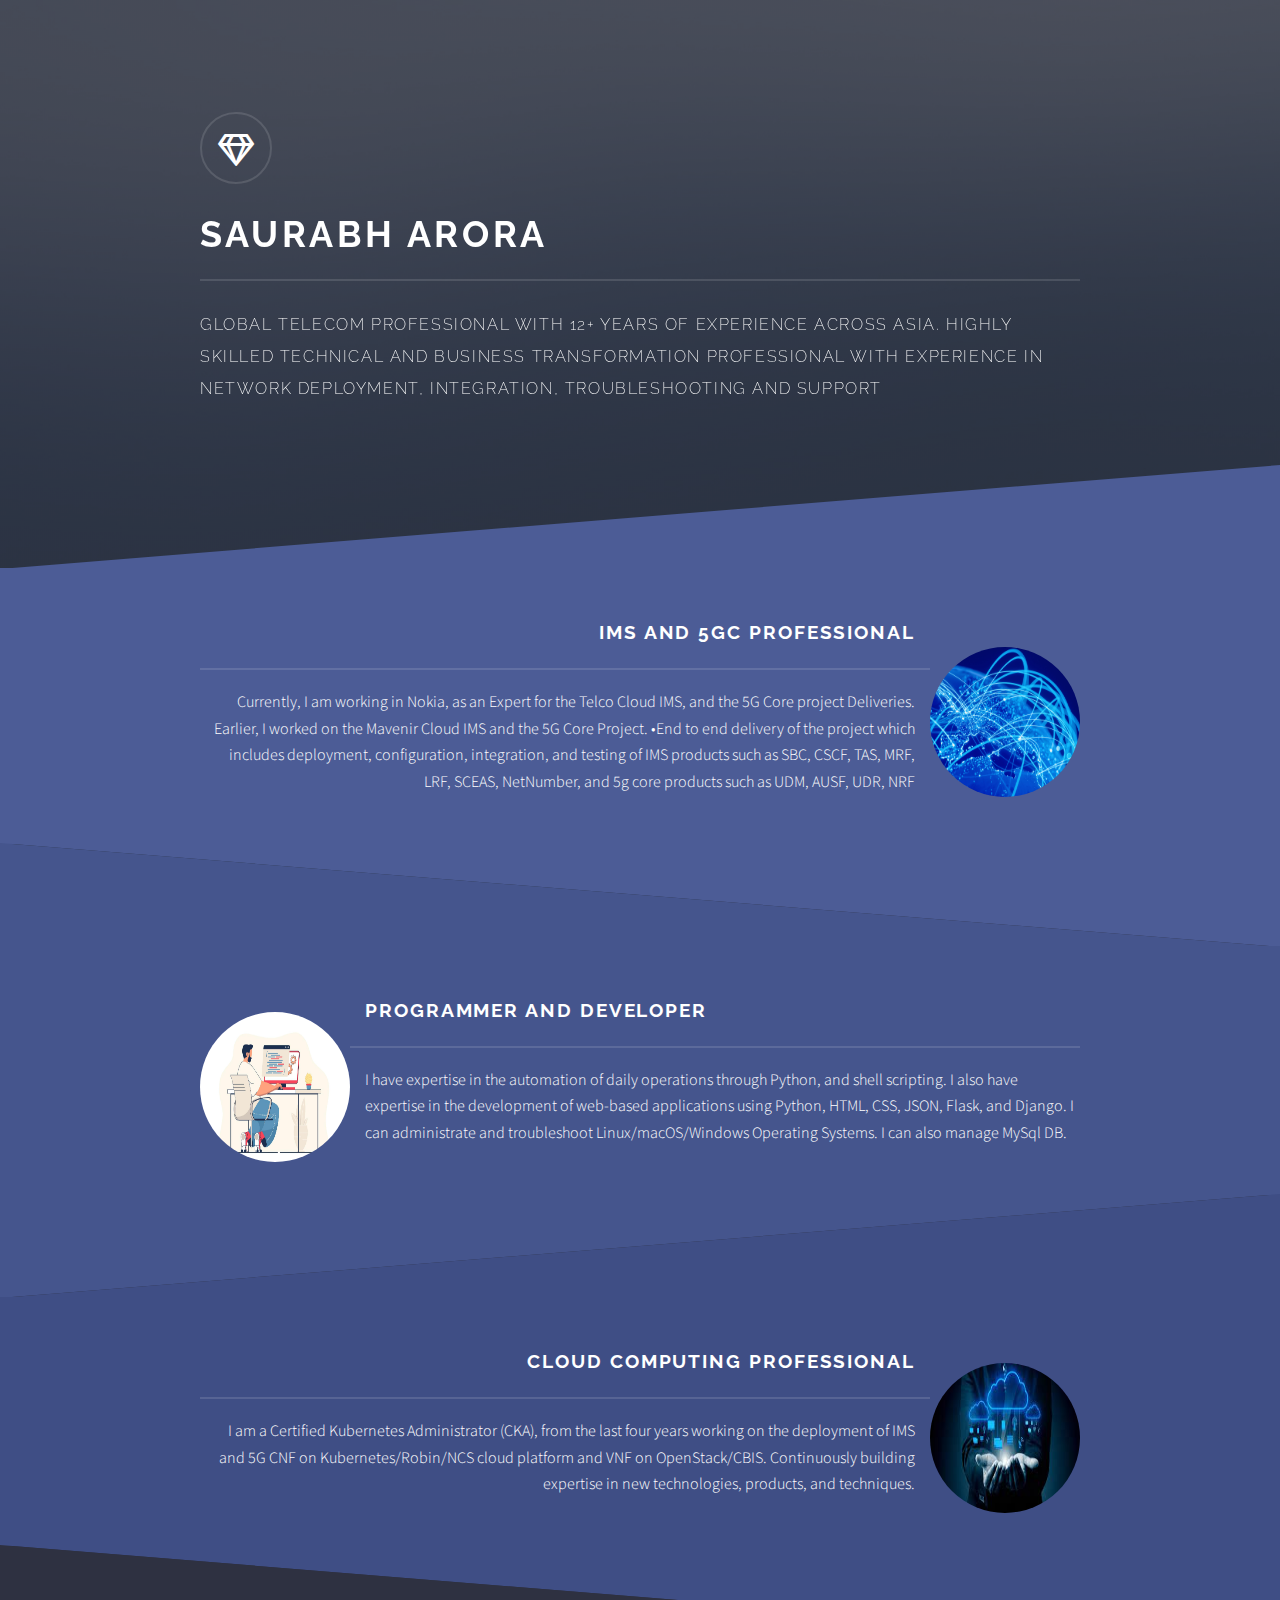
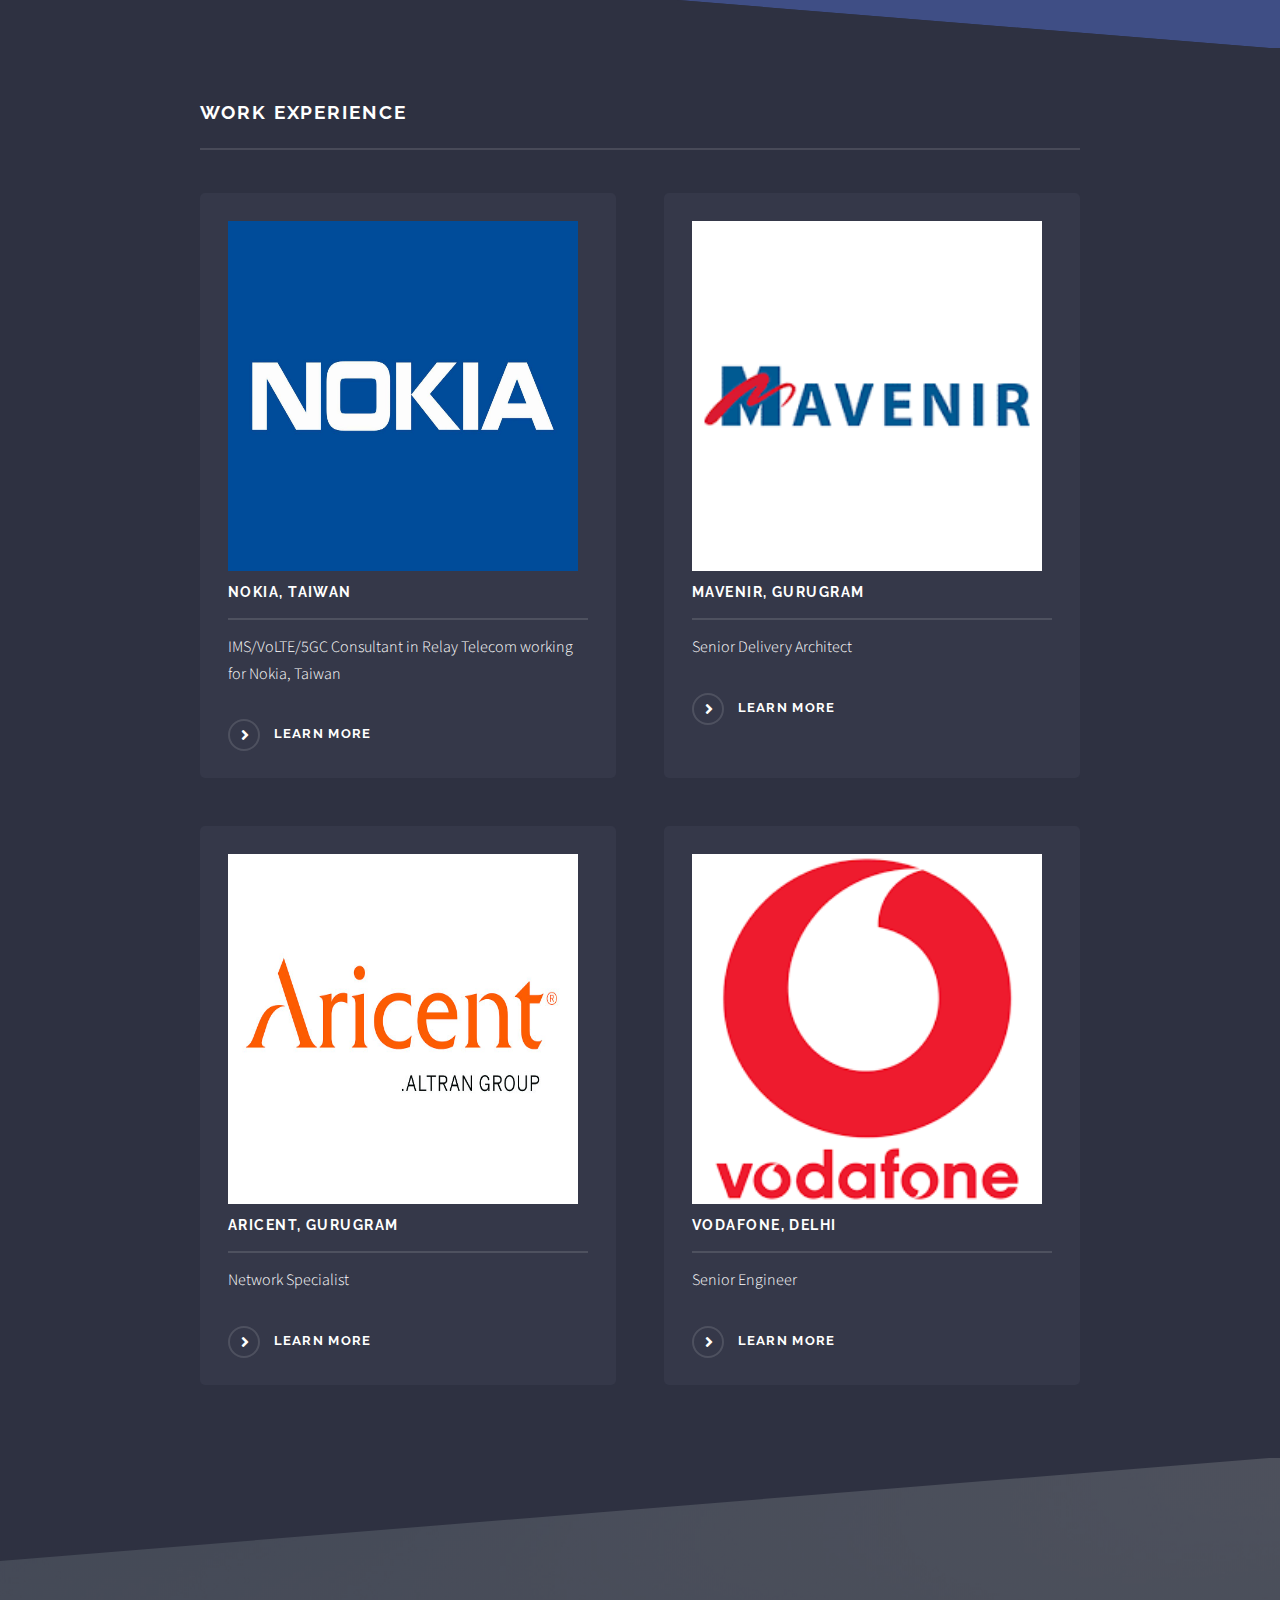
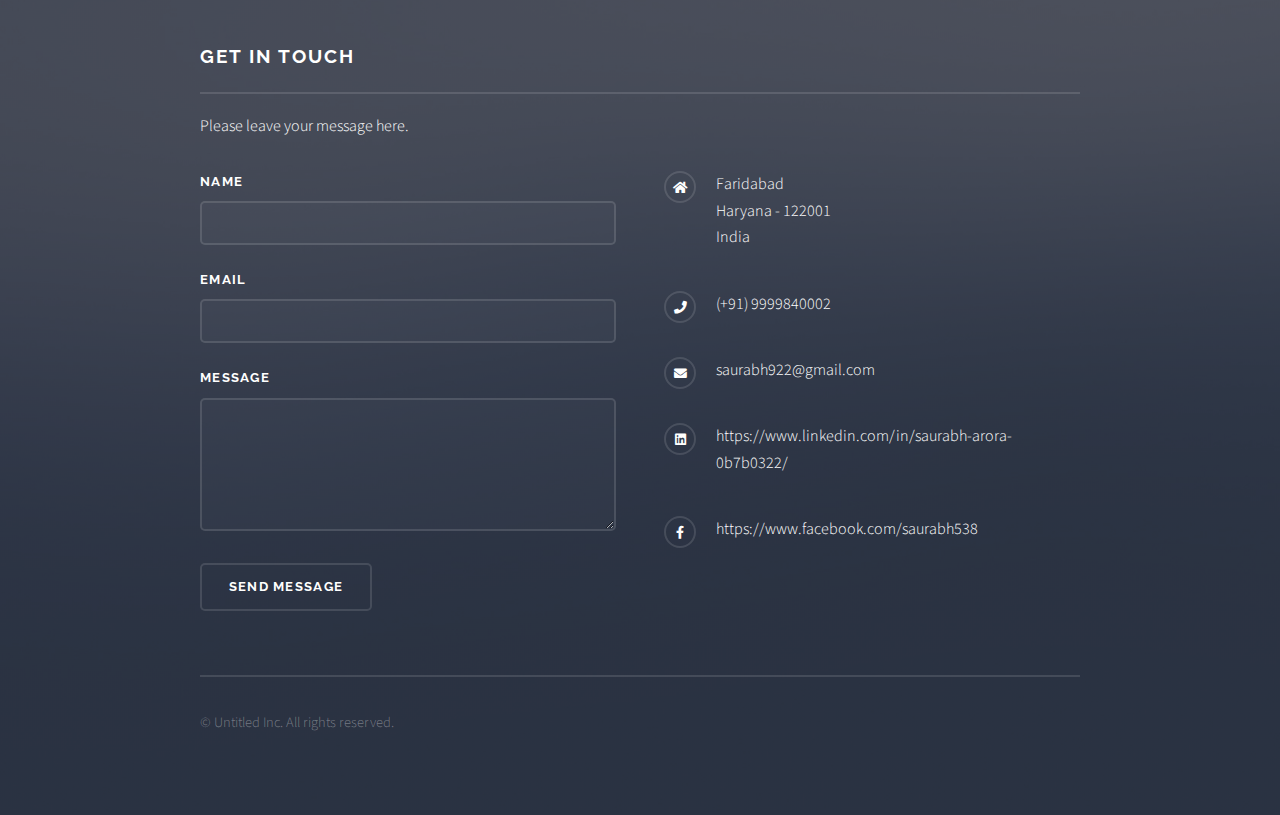
<file: index.html>
<!DOCTYPE HTML>
<!--
	Solid State by HTML5 UP
	html5up.net | @ajlkn
	Free for personal and commercial use under the CCA 3.0 license (html5up.net/license)
-->
<html>
	<head>
		<title>Saurabh Arora</title>
		<meta charset="utf-8" />
		<meta name="viewport" content="width=device-width, initial-scale=1, user-scalable=no" />
		<link rel="stylesheet" href="./static/assets/css/main.css" />
		<noscript><link rel="stylesheet" href="./static/assets/css/noscript.css" /></noscript>
	</head>
	<body class="is-preload">

		<!-- Page Wrapper -->
			<div id="page-wrapper">

				<!-- Header -->
					<header id="header" class="alt">
						<h1><a href="index.html">Saurabh Arora</a></h1>
<!--						<nav>-->
<!--							<a href="#menu">Menu</a>-->
<!--						</nav>-->
					</header>

				<!-- Menu -->
<!--					<nav id="menu">-->
<!--						<div class="inner">-->
<!--							<h2>Menu</h2>-->
<!--							<ul class="links">-->
<!--								<li><a href="index.html">Home</a></li>-->
<!--								<li><a href="templates/generic.html">Generic</a></li>-->
<!--								<li><a href="templates/elements.html">Elements</a></li>-->
<!--								<li><a href="#">Log In</a></li>-->
<!--								<li><a href="#">Sign Up</a></li>-->
<!--							</ul>-->
<!--							<a href="#" class="close">Close</a>-->
<!--						</div>-->
<!--					</nav>-->

				<!-- Banner -->
					<section id="banner">
						<div class="inner">
							<div class="logo"><span class="icon fa-gem"></span></div>
							<h2>Saurabh Arora</h2>
							<p>Global Telecom professional with 12+ years of experience across Asia. Highly skilled technical and business transformation professional with experience in Network deployment, integration, troubleshooting and support</p>
						</div>
					</section>

				<!-- Wrapper -->
					<section id="wrapper">

						<!-- One -->
							<section id="one" class="wrapper spotlight style1">
								<div class="inner">
									<img src="static/images/telecom_core.jpeg" alt="" width="150" height="150" style="border-radius:100%;"/>
									<div class="content">
										<h2 class="major" style="padding-right:15px;">IMS and 5GC Professional</h2>
										<p style="padding-right:15px;">Currently, I am working in Nokia, as an Expert for the Telco Cloud IMS, and the 5G Core project Deliveries. Earlier, I worked on the Mavenir Cloud IMS and the 5G Core Project. •End to end delivery of the project which includes deployment, configuration, integration, and testing of IMS products such as SBC, CSCF, TAS, MRF, LRF, SCEAS, NetNumber, and 5g core products such as UDM, AUSF, UDR, NRF</p>
									</div>
								</div>
							</section>

						<!-- Two -->
							<section id="two" class="wrapper alt spotlight style2">
								<div class="inner">
									<img src="static/images/developer.jpeg" alt="" width="150" height="150" style="border-radius:100%;"/>
									<div class="content">
										<h2 class="major" style="padding-left:15px;">Programmer and Developer</h2>
										<p style="padding-left:15px;">I have expertise in the automation of daily operations through Python, and shell scripting. I also have expertise in the development of web-based applications using Python, HTML, CSS, JSON, Flask, and Django. I can administrate and troubleshoot Linux/macOS/Windows Operating Systems. I can also manage MySql DB.</p>
									</div>
								</div>
							</section>

						<!-- Three -->
							<section id="three" class="wrapper spotlight style3">
								<div class="inner">
									<img src="static/images/cloud.jpeg" alt="" width="150" height="150" style="border-radius:100%;"/>
									<div class="content">
										<h2 class="major" style="padding-right:15px;">Cloud Computing Professional</h2>
										<p style="padding-right:15px;">I am a Certified Kubernetes Administrator (CKA), from the last four years working on the deployment of IMS and 5G CNF on Kubernetes/Robin/NCS cloud platform and VNF on OpenStack/CBIS. Continuously building expertise in new technologies, products, and techniques.</p>

									</div>
								</div>
							</section>

						<!-- Four -->
							<section id="four" class="wrapper alt style1">
								<div class="inner">
									<h2 class="major">Work Experience</h2>
<!--									<p>Cras mattis ante fermentum, malesuada neque vitae, eleifend erat. Phasellus non pulvinar erat. Fusce tincidunt, nisl eget mattis egestas, purus ipsum consequat orci, sit amet lobortis lorem lacus in tellus. Sed ac elementum arcu. Quisque placerat auctor laoreet.</p>-->
									<section class="features">
										<article>
											<img src="static/images/nokia.jpg" alt="" width="350" height="350"/>
											<h3 class="major">Nokia, Taiwan</h3>
											<p>IMS/VoLTE/5GC Consultant in Relay Telecom working for Nokia, Taiwan</p>
											<a href="nokia.html" class="special">Learn more</a>
										</article>
										<article>
											<img src="static/images/mavenir.png" alt="" width="350" height="350"/>
											<h3 class="major">Mavenir, Gurugram</h3>
											<p>Senior Delivery Architect</p>
											<a href="mavenir.html" class="special">Learn more</a>
										</article>
										<article>
											<img src="static/images/aricent.jpg" alt="" width="350" height="350"/>
											<h3 class="major">Aricent, Gurugram</h3>
											<p>Network Specialist</p>
											<a href="aricent.html" class="special">Learn more</a>
										</article>
										<article>
											<img src="static/images/voda.png" alt="" width="350" height="350"/>
											<h3 class="major">Vodafone, Delhi</h3>
											<p>Senior Engineer </p>
											<a href="voda.html" class="special">Learn more</a>
										</article>
									</section>
<!--									<ul class="actions">-->
<!--										<li><a href="#" class="button">Browse All</a></li>-->
<!--									</ul>-->
								</div>
							</section>

					</section>

				<!-- Footer -->
					<section id="footer">
						<div class="inner">
							<h2 class="major">Get in touch</h2>
							<p>Please leave your message here.</p>
							<form method="POST" action="mailto: saurabh538@yahoo.com" enctype="multipart/form-data">
								<div class="fields">
									<div class="field">
										<label for="name">Name</label>
										<input type="text" name="name" id="name" />
									</div>
									<div class="field">
										<label for="email">Email</label>
										<input type="email" name="email" id="email" />
									</div>
									<div class="field">
										<label for="message">Message</label>
										<textarea name="message" id="message" rows="4"></textarea>
									</div>
								</div>
								<ul class="actions">
									<li><input type="submit" value="Send Message" /></li>
								</ul>
							</form>
							<ul class="contact">
								<li class="icon solid fa-home">
									Faridabad<br />
									Haryana - 122001<br />
									India
								</li>
								<li class="icon solid fa-phone">(+91) 9999840002</li>
								<li class="icon solid fa-envelope">saurabh922@gmail.com</li>
								<li class="icon brands fa-linkedin">https://www.linkedin.com/in/saurabh-arora-0b7b0322/</li>
								<li class="icon brands fa-facebook-f">https://www.facebook.com/saurabh538</li>
							</ul>
							<ul class="copyright">
								<li>&copy; Untitled Inc. All rights reserved.</li>
							</ul>
						</div>
					</section>

			</div>

		<!-- Scripts -->
			<script src="static/assets/js/jquery.min.js"></script>
			<script src="static/assets/js/jquery.scrollex.min.js"></script>
			<script src="static/assets/js/browser.min.js"></script>
			<script src="static/assets/js/breakpoints.min.js"></script>
			<script src="static/assets/js/util.js"></script>
			<script src="static/assets/js/main.js"></script>

	</body>
</html>
</file>
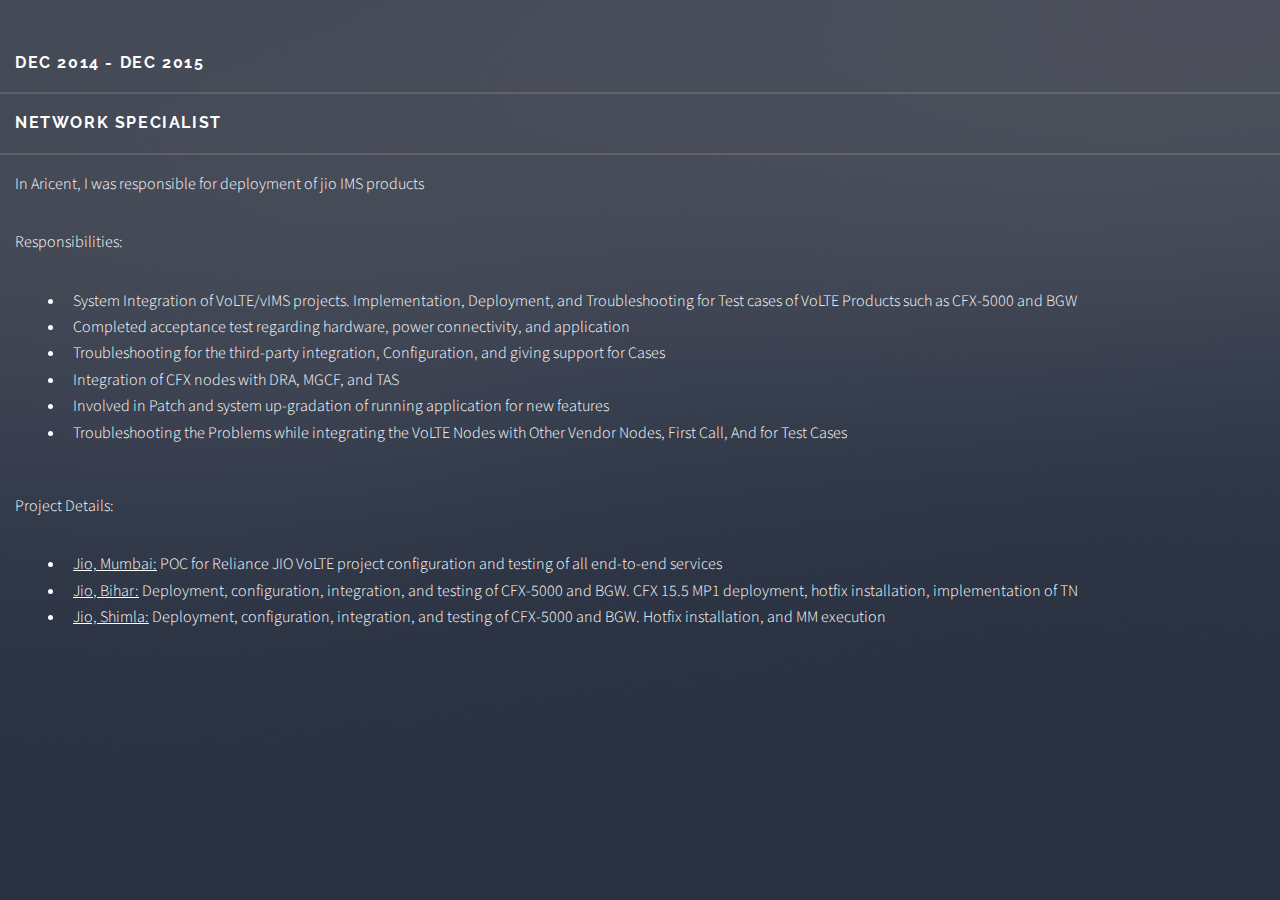
<file: aricent.html>
<!DOCTYPE html>
<html lang="en">
    <head>
		<title>Saurabh Arora</title>
		<meta charset="utf-8" />
		<meta name="viewport" content="width=device-width, initial-scale=1, user-scalable=no" />
		<link rel="stylesheet" href="./static/assets/css/main.css" />
		<noscript><link rel="stylesheet" href="static/assets/css/noscript.css" /></noscript>
	</head>
	<body class="is-preload">
		<div id="page-wrapper">
			<header id="header" class="alt">
				<h1>IMS/VoLTE/5GC Consultant</h1>
			</header>

						<!-- One -->
							<section id="wrapper">
								<div class="inner">
										<h1 class="major" style="padding-left:15px;padding-top:50px;">Dec 2014 - Dec 2015</h1>
										<h1 class="major" style="padding-left:15px;">Network Specialist</h1>
										<p class="major" style="padding-left:15px;">In Aricent, I was responsible for deployment of jio IMS products</p>
										<p class="major" style="padding-left:15px;">Responsibilities:</p>
										<div style="padding-left:50px;padding-right:50px;">
										<ul class="major" style="padding-left:15px;">
											<li>System Integration of VoLTE/vIMS projects. Implementation, Deployment, and Troubleshooting for Test cases of VoLTE Products such as CFX-5000 and BGW</li>
											<li>Completed acceptance test regarding hardware, power connectivity, and application</li>
											<li>Troubleshooting for the third-party integration, Configuration, and giving support for Cases</li>
                                            <li>Integration of CFX nodes with DRA, MGCF, and TAS</li>
                                            <li>Involved in Patch and system up-gradation of running application for new features</li>
                                            <li>Troubleshooting the Problems while integrating the VoLTE Nodes with Other Vendor Nodes, First Call, And for Test Cases</li>
											</ul></div>
										<p class="major" style="padding-left:15px;padding-top:15px;">Project Details:</p>
										<div style="padding-left:50px;padding-right:50px;">
										<ul class="major" style="padding-left:15px;">
											<li><u>Jio, Mumbai:</u> POC for Reliance JIO VoLTE project configuration and testing of all end-to-end services</li>
											<li><u>Jio, Bihar:</u> Deployment, configuration, integration, and testing of CFX-5000 and BGW. CFX 15.5 MP1 deployment, hotfix installation, implementation of TN</li>
										    <li><u>Jio, Shimla:</u> Deployment, configuration, integration, and testing of CFX-5000 and BGW. Hotfix installation, and MM execution</li>
                                        </ul></div>

									</div>
								</div>
							</section>
</body>
</html>
</file>
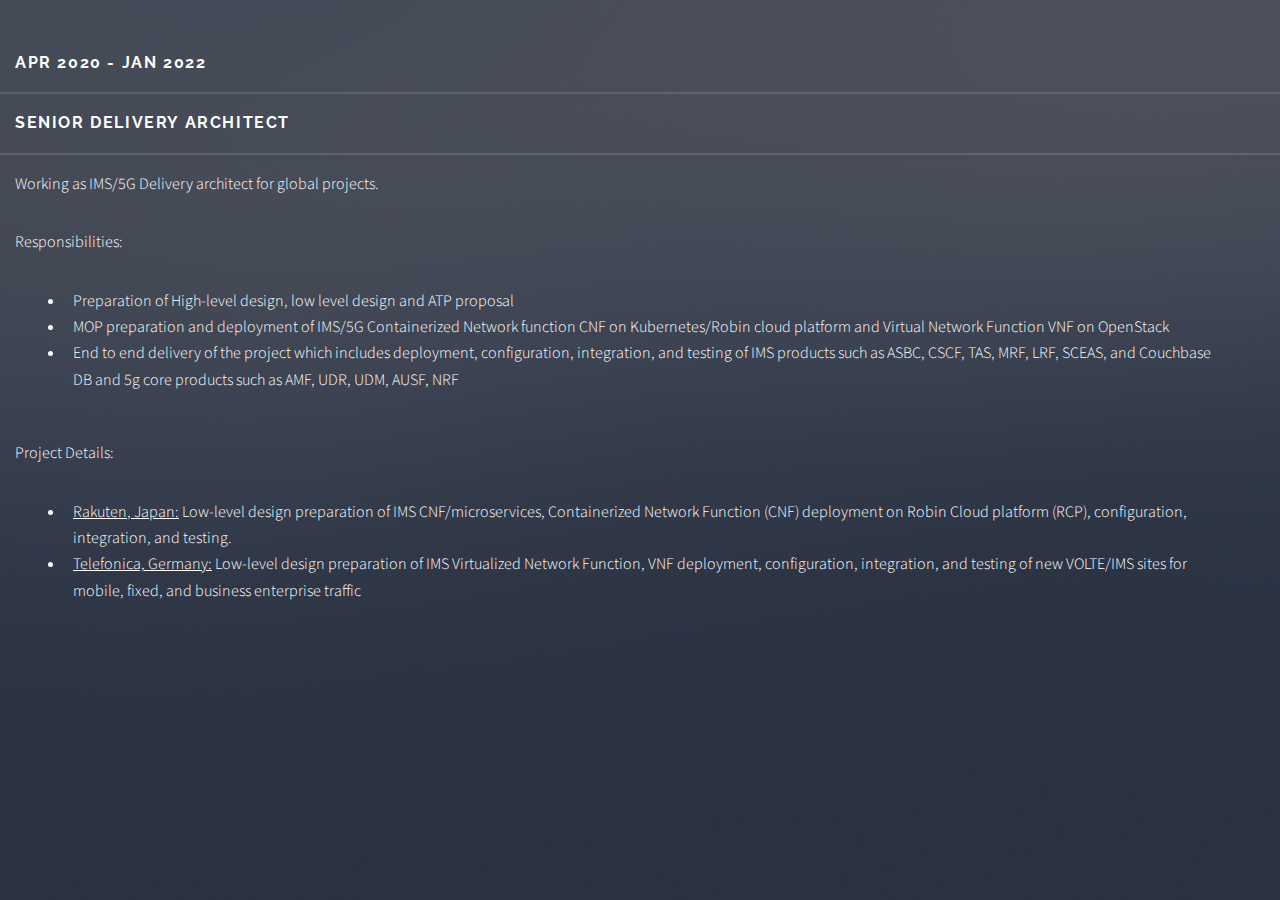
<file: mavenir.html>
<!DOCTYPE html>
<html lang="en">
    <head>
		<title>Saurabh Arora</title>
		<meta charset="utf-8" />
		<meta name="viewport" content="width=device-width, initial-scale=1, user-scalable=no" />
		<link rel="stylesheet" href="./static/assets/css/main.css" />
		<noscript><link rel="stylesheet" href="./static/assets/css/noscript.css" /></noscript>
	</head>
	<body class="is-preload">
		<div id="page-wrapper">
			<header id="header" class="alt">
				<h1>IMS/VoLTE/5GC Consultant</h1>
			</header>

						<!-- One -->
							<section id="wrapper">
								<div class="inner">
										<h1 class="major" style="padding-left:15px;padding-top:50px;">Apr 2020 - Jan 2022</h1>
										<h1 class="major" style="padding-left:15px;">Senior Delivery Architect</h1>
										<p class="major" style="padding-left:15px;">Working as IMS/5G Delivery architect for global projects.</p>
										<p class="major" style="padding-left:15px;">Responsibilities:</p>
										<div style="padding-left:50px;padding-right:50px;">
										<ul class="major" style="padding-left:15px;">
											<li>Preparation of High-level design, low level design and ATP proposal</li>
											<li>MOP preparation and deployment of IMS/5G Containerized Network function CNF on Kubernetes/Robin cloud platform and Virtual Network Function VNF on OpenStack</li>
											<li>End to end delivery of the project which includes deployment, configuration, integration, and testing of IMS products such as ASBC, CSCF, TAS, MRF, LRF, SCEAS, and Couchbase DB and 5g core products such as AMF, UDR, UDM, AUSF, NRF</li>
											</ul></div>
										<p class="major" style="padding-left:15px;padding-top:15px;">Project Details:</p>
										<div style="padding-left:50px;padding-right:50px;">
										<ul class="major" style="padding-left:15px;">
											<li><u>Rakuten, Japan:</u> Low-level design preparation of IMS CNF/microservices, Containerized Network Function (CNF) deployment on Robin Cloud platform (RCP), configuration, integration, and testing.</li>
											<li><u>Telefonica, Germany:</u> Low-level design preparation of IMS Virtualized Network Function, VNF deployment, configuration, integration, and testing of new VOLTE/IMS sites for mobile, fixed, and business enterprise traffic</li>
											</ul></div>

									</div>
								</div>
							</section>
</body>
</html>
</file>
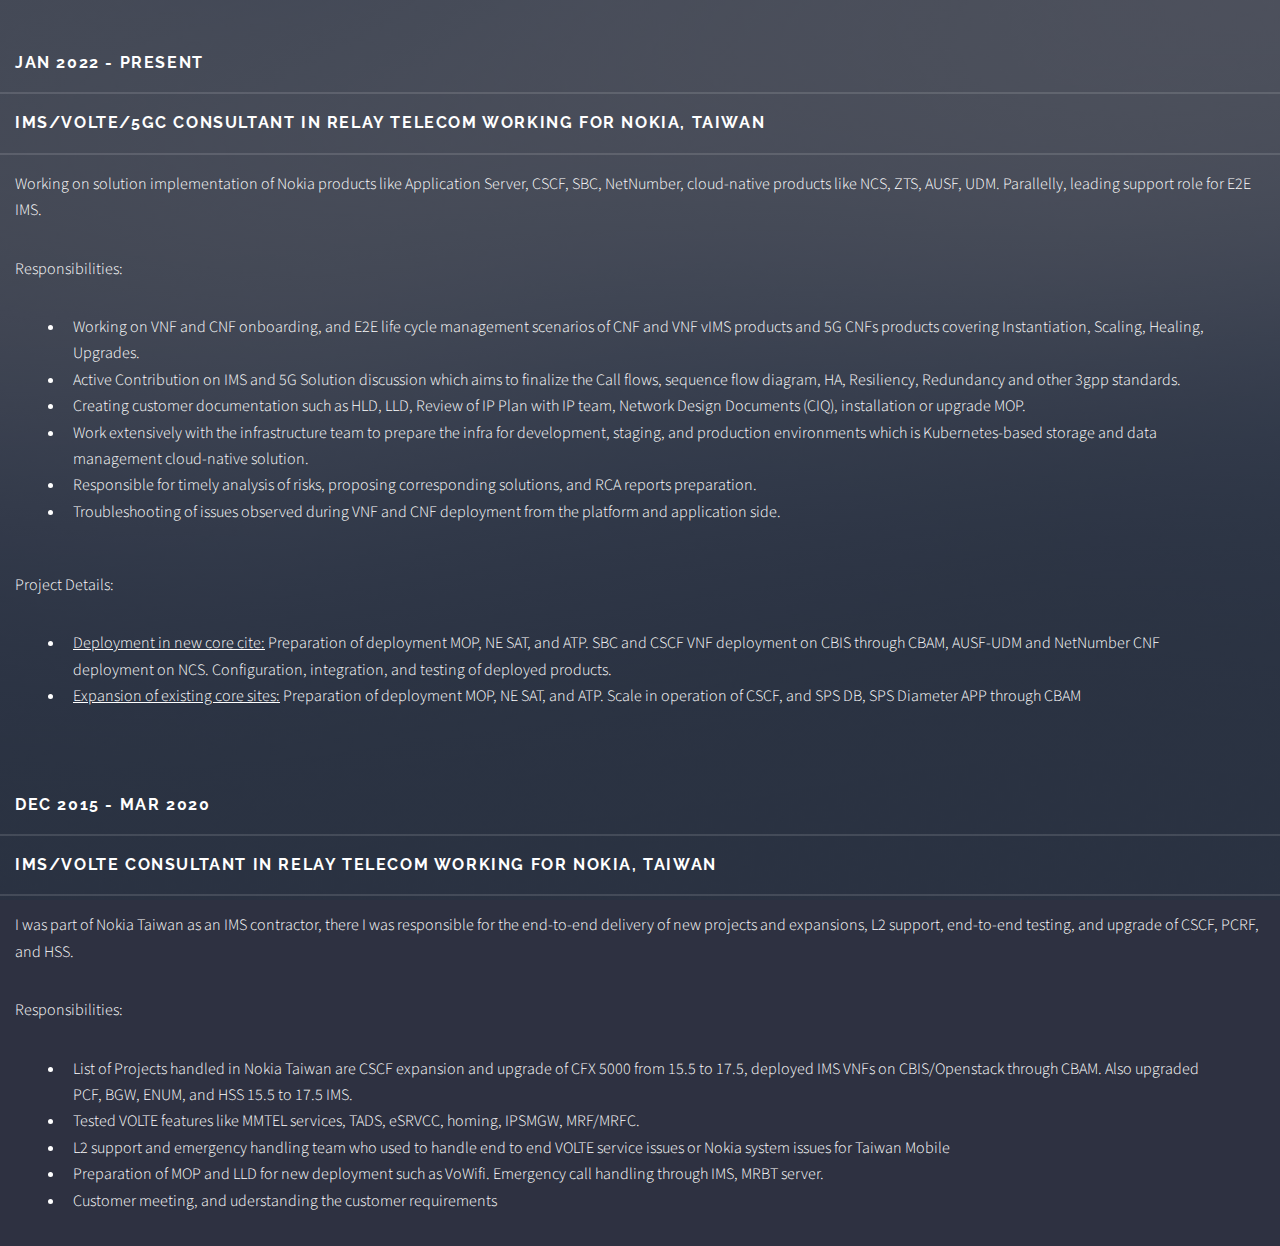
<file: nokia.html>
<!DOCTYPE html>
<html lang="en">
    <head>
		<title>Saurabh Arora</title>
		<meta charset="utf-8" />
		<meta name="viewport" content="width=device-width, initial-scale=1, user-scalable=no" />
		<link rel="stylesheet" href="./static/assets/css/main.css" />
		<noscript><link rel="stylesheet" href="static/assets/css/noscript.css" /></noscript>
	</head>
	<body class="is-preload">
		<div id="page-wrapper">
			<header id="header" class="alt">
				<h1>IMS/VoLTE/5GC Consultant</h1>
			</header>

						<!-- One -->
							<section id="wrapper">
								<div class="inner">
										<h1 class="major" style="padding-left:15px;padding-top:50px;">Jan 2022 - Present</h1>
										<h1 class="major" style="padding-left:15px;">IMS/VoLTE/5GC Consultant in Relay Telecom working for Nokia, Taiwan</h1>
										<p class="major" style="padding-left:15px;">Working on solution implementation of Nokia products like Application Server, CSCF, SBC, NetNumber, cloud-native products like NCS, ZTS, AUSF, UDM. Parallelly, leading support role for E2E IMS.</p>
										<p class="major" style="padding-left:15px;">Responsibilities:</p>
										<div style="padding-left:50px;padding-right:50px;">
										<ul class="major" style="padding-left:15px;">
											<li>Working on VNF and CNF onboarding, and E2E life cycle management scenarios of CNF and VNF vIMS products and 5G CNFs products covering Instantiation, Scaling, Healing, Upgrades.</li>
											<li>Active Contribution on IMS and 5G Solution discussion which aims to finalize the Call flows, sequence flow diagram, HA, Resiliency, Redundancy and other 3gpp standards.</li>
											<li>Creating customer documentation such as HLD, LLD, Review of IP Plan with IP team, Network Design Documents (CIQ), installation or upgrade MOP.</li>
											<li>Work extensively with the infrastructure team to prepare the infra for development, staging, and production environments which is Kubernetes-based storage and data management cloud-native solution.</li>
											<li>Responsible for timely analysis of risks, proposing corresponding solutions, and RCA reports preparation.</li>
											<li>Troubleshooting of issues observed during VNF and CNF deployment from the platform and application side.</li>
										</ul></div>
										<p class="major" style="padding-left:15px;padding-top:15px;">Project Details:</p>
										<div style="padding-left:50px;padding-right:50px;">
										<ul class="major" style="padding-left:15px;">
											<li><u>Deployment in new core cite:</u> Preparation of deployment MOP, NE SAT, and ATP. SBC and CSCF VNF deployment on CBIS through CBAM, AUSF-UDM and NetNumber CNF deployment on NCS. Configuration, integration, and testing of deployed products.</li>
											<li><u>Expansion of existing core sites:</u> Preparation of deployment MOP, NE SAT, and ATP. Scale in operation of CSCF, and SPS DB, SPS Diameter APP through CBAM</li>
											</ul></div>
										<h1 class="major" style="padding-left:15px;padding-top:50px;">Dec 2015 - Mar 2020</h1>
										<h1 class="major" style="padding-left:15px;">IMS/VoLTE Consultant in Relay Telecom working for Nokia, Taiwan</h1>
										<p class="major" style="padding-left:15px;">I was part of Nokia Taiwan as an IMS contractor, there I was responsible for the end-to-end delivery of new projects and expansions, L2 support, end-to-end testing, and upgrade of CSCF, PCRF, and HSS.</p>
										<p class="major" style="padding-left:15px;">Responsibilities:</p>
										<div style="padding-left:50px;padding-right:50px;">
										<ul class="major" style="padding-left:15px;">
											<li>List of Projects handled in Nokia Taiwan are CSCF expansion and upgrade of CFX 5000 from 15.5 to 17.5, deployed IMS VNFs on CBIS/Openstack through CBAM. Also upgraded PCF, BGW, ENUM, and HSS 15.5 to 17.5 IMS.</li>
											<li>Tested VOLTE features like MMTEL services, TADS, eSRVCC, homing, IPSMGW, MRF/MRFC. </li>
											<li>L2 support and emergency handling team who used to handle end to end VOLTE service issues or Nokia system issues for Taiwan Mobile</li>
											<li>Preparation of MOP and LLD for new deployment such as VoWifi. Emergency call handling through IMS, MRBT server.</li>
											<li>Customer meeting, and uderstanding the customer requirements</li>
										</ul></div>
									</div>
								</div>
							</section>
</body>
</html>
</file>
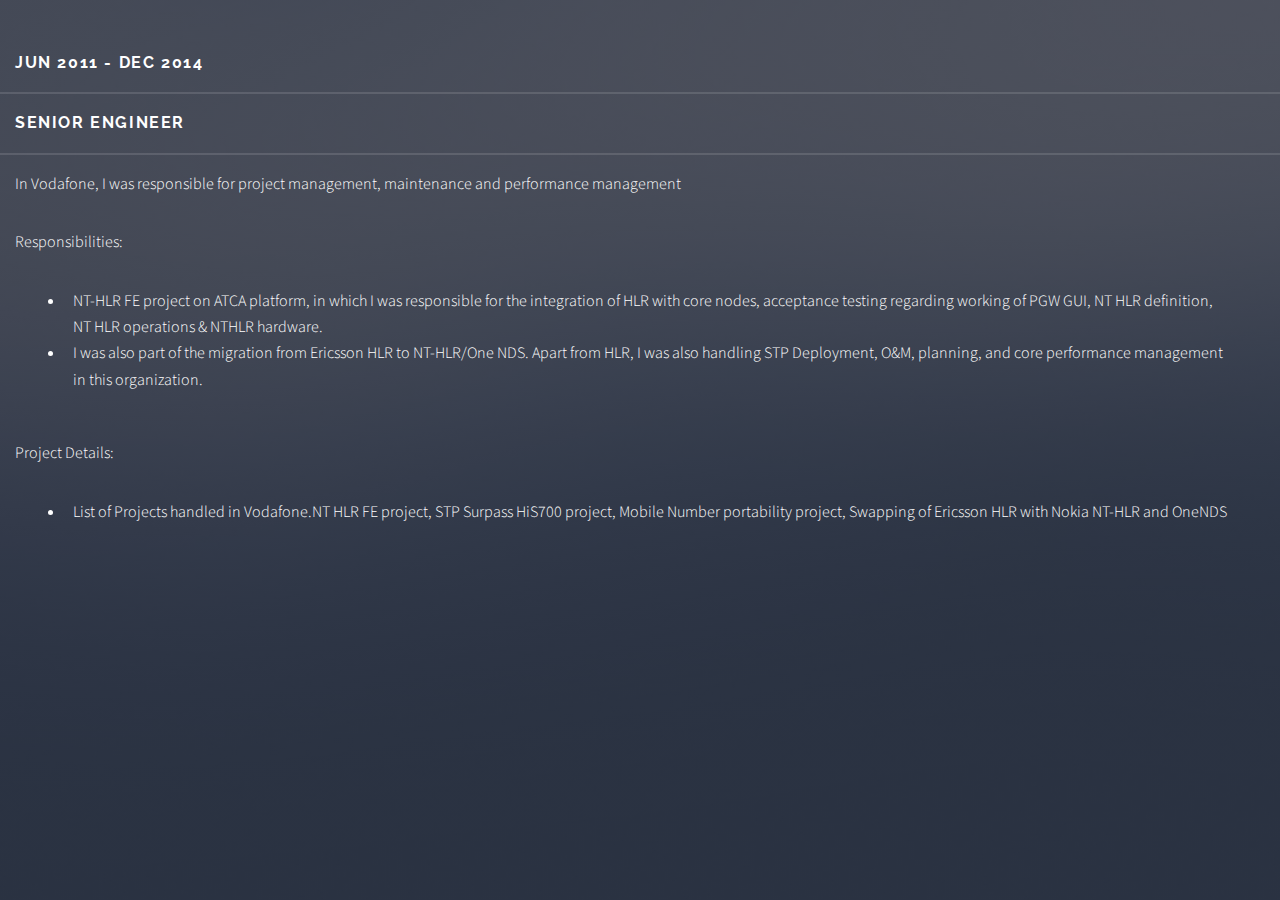
<file: voda.html>
<!DOCTYPE html>
<html lang="en">
    <head>
		<title>Saurabh Arora</title>
		<meta charset="utf-8" />
		<meta name="viewport" content="width=device-width, initial-scale=1, user-scalable=no" />
		<link rel="stylesheet" href="static/assets/css/main.css" />
		<noscript><link rel="stylesheet" href="static/assets/css/noscript.css" /></noscript>
	</head>
	<body class="is-preload">
		<div id="page-wrapper">
			<header id="header" class="alt">
				<h1>IMS/VoLTE/5GC Consultant</h1>
			</header>

						<!-- One -->
							<section id="wrapper">
								<div class="inner">
										<h1 class="major" style="padding-left:15px;padding-top:50px;">Jun 2011 - Dec 2014</h1>
										<h1 class="major" style="padding-left:15px;">Senior Engineer</h1>
										<p class="major" style="padding-left:15px;">In Vodafone, I was responsible for project management, maintenance and performance management</p>
										<p class="major" style="padding-left:15px;">Responsibilities:</p>
										<div style="padding-left:50px;padding-right:50px;">
										<ul class="major" style="padding-left:15px;">
											<li>NT-HLR FE project on ATCA platform, in which I was responsible for the integration of HLR with core nodes, acceptance testing regarding working of PGW GUI, NT HLR definition, NT HLR operations & NTHLR hardware.</li>
											<li>I was also part of the migration from Ericsson HLR to NT-HLR/One NDS. Apart from HLR, I was also handling STP Deployment, O&M, planning, and core performance management in this organization.</li>
											</ul></div>
										<p class="major" style="padding-left:15px;padding-top:15px;">Project Details:</p>
										<div style="padding-left:50px;padding-right:50px;">
										<ul class="major" style="padding-left:15px;">
											<li>List of Projects handled in Vodafone.NT HLR FE project, STP Surpass HiS700 project, Mobile Number portability project, Swapping of Ericsson HLR with Nokia NT-HLR and OneNDS</li>
                                        </ul></div>

									</div>
								</div>
							</section>
</body>
</html>
</file>
<file: static/assets/css/noscript.css>
/*
	Solid State by HTML5 UP
	html5up.net | @ajlkn
	Free for personal and commercial use under the CCA 3.0 license (html5up.net/license)
*/

/* Banner */

	body.is-preload #banner .logo {
		-moz-transform: none;
		-webkit-transform: none;
		-ms-transform: none;
		transform: none;
		opacity: 1;
	}

	body.is-preload #banner h2 {
		opacity: 1;
		-moz-transform: none;
		-webkit-transform: none;
		-ms-transform: none;
		transform: none;
		-moz-filter: none;
		-webkit-filter: none;
		-ms-filter: none;
		filter: none;
	}

	body.is-preload #banner p {
		opacity: 01;
		-moz-transform: none;
		-webkit-transform: none;
		-ms-transform: none;
		transform: none;
		-moz-filter: none;
		-webkit-filter: none;
		-ms-filter: none;
		filter: none;
	}
</file>
<file: static/assets/css/main.css>
@import url(fontawesome-all.min.css);
@import url("https://fonts.googleapis.com/css?family=Raleway:200,700|Source+Sans+Pro:300,600,300italic,600italic");

/*
	Solid State by HTML5 UP
	html5up.net | @ajlkn
	Free for personal and commercial use under the CCA 3.0 license (html5up.net/license)
*/

html, body, div, span, applet, object,
iframe, h1, h2, h3, h4, h5, h6, p, blockquote,
pre, a, abbr, acronym, address, big, cite,
code, del, dfn, em, img, ins, kbd, q, s, samp,
small, strike, strong, sub, sup, tt, var, b,
u, i, center, dl, dt, dd, ol, ul, li, fieldset,
form, label, legend, table, caption, tbody,
tfoot, thead, tr, th, td, article, aside,
canvas, details, embed, figure, figcaption,
footer, header, hgroup, menu, nav, output, ruby,
section, summary, time, mark, audio, video {
	margin: 0;
	padding: 0;
	border: 0;
	font-size: 100%;
	font: inherit;
	vertical-align: baseline;}

article, aside, details, figcaption, figure,
footer, header, hgroup, menu, nav, section {
	display: block;}

body {
	line-height: 1;
}

ol, ul {
	list-style: none;
}

blockquote, q {
	quotes: none;
}

	blockquote:before, blockquote:after, q:before, q:after {
		content: '';
		content: none;
	}

table {
	border-collapse: collapse;
	border-spacing: 0;
}

body {
	-webkit-text-size-adjust: none;
}

mark {
	background-color: transparent;
	color: inherit;
}

input::-moz-focus-inner {
	border: 0;
	padding: 0;
}

input, select, textarea {
	-moz-appearance: none;
	-webkit-appearance: none;
	-ms-appearance: none;
	appearance: none;
}

/* Basic */

	@-ms-viewport {
		width: device-width;
	}

	body {
		-ms-overflow-style: scrollbar;
	}

	@media screen and (max-width: 480px) {

		html, body {
			min-width: 320px;
		}

	}

	html {
		box-sizing: border-box;
	}

	*, *:before, *:after {
		box-sizing: inherit;
	}

	body {
		background-color: #2e3141;
		background-image: linear-gradient(to top, rgba(46, 49, 65, 0.8), rgba(46, 49, 65, 0.8)), url("../../images/bg.jpg");
		background-size: auto, cover;
		background-attachment: fixed, fixed;
		background-position: center, center;
	}

		body.is-preload *, body.is-preload *:before, body.is-preload *:after {
			-moz-animation: none !important;
			-webkit-animation: none !important;
			-ms-animation: none !important;
			animation: none !important;
			-moz-transition: none !important;
			-webkit-transition: none !important;
			-ms-transition: none !important;
			transition: none !important;
		}

/* Type */

	body, input, select, textarea {
		color: #ffffff;
		font-family: "Source Sans Pro", Helvetica, sans-serif;
		font-size: 16.5pt;
		font-weight: 300;
		line-height: 1.65;
	}

		@media screen and (max-width: 1680px) {

			body, input, select, textarea {
				font-size: 13pt;
			}

		}

		@media screen and (max-width: 1280px) {

			body, input, select, textarea {
				font-size: 12pt;
			}

		}

		@media screen and (max-width: 980px) {

			body, input, select, textarea {
				font-size: 12pt;
			}

		}

		@media screen and (max-width: 736px) {

			body, input, select, textarea {
				font-size: 12pt;
			}

		}

		@media screen and (max-width: 480px) {

			body, input, select, textarea {
				font-size: 12pt;
			}

		}

	a {
		-moz-transition: color 0.2s ease-in-out, border-bottom-color 0.2s ease-in-out;
		-webkit-transition: color 0.2s ease-in-out, border-bottom-color 0.2s ease-in-out;
		-ms-transition: color 0.2s ease-in-out, border-bottom-color 0.2s ease-in-out;
		transition: color 0.2s ease-in-out, border-bottom-color 0.2s ease-in-out;
		border-bottom: dotted 1px rgba(255, 255, 255, 0.35);
		color: #ffffff;
		text-decoration: none;
	}

		a:hover {
			border-bottom-color: transparent;
			color: #ffffff !important;
		}

		a.special:not(.button) {
			text-decoration: none;
			border-bottom: 0;
			display: block;
			font-family: Raleway, Helvetica, sans-serif;
			font-size: 0.8em;
			font-weight: 700;
			letter-spacing: 0.1em;
			margin: 0 0 2em 0;
			text-transform: uppercase;
		}

			a.special:not(.button):before {
				-moz-osx-font-smoothing: grayscale;
				-webkit-font-smoothing: antialiased;
				display: inline-block;
				font-style: normal;
				font-variant: normal;
				text-rendering: auto;
				line-height: 1;
				text-transform: none !important;
				font-family: 'Font Awesome 5 Free';
				font-weight: 900;
			}

			a.special:not(.button):before {
				-moz-transition: background-color 0.2s ease-in-out;
				-webkit-transition: background-color 0.2s ease-in-out;
				-ms-transition: background-color 0.2s ease-in-out;
				transition: background-color 0.2s ease-in-out;
				border-radius: 100%;
				border: solid 2px rgba(255, 255, 255, 0.125);
				content: '\f105';
				display: inline-block;
				font-size: 1.25em;
				height: 2em;
				line-height: 1.75em;
				margin-right: 0.85em;
				text-align: center;
				text-indent: 0.15em;
				vertical-align: middle;
				width: 2em;
			}

			a.special:not(.button):hover:before {
				background-color: rgba(255, 255, 255, 0.025);
			}

			a.special:not(.button):active:before {
				background-color: rgba(255, 255, 255, 0.075);
			}

	strong, b {
		color: #ffffff;
		font-weight: 600;
	}

	em, i {
		font-style: italic;
	}

	p {
		margin: 0 0 2em 0;
	}

	h1, h2, h3, h4, h5, h6 {
		color: #ffffff;
		font-family: Raleway, Helvetica, sans-serif;
		font-weight: 700;
		letter-spacing: 0.1em;
		margin: 0 0 1em 0;
		text-transform: uppercase;
	}

		h1 a, h2 a, h3 a, h4 a, h5 a, h6 a {
			color: inherit;
			text-decoration: none;
			border-bottom: 0;
		}

		h1 span, h2 span, h3 span, h4 span, h5 span, h6 span {
			font-weight: 200;
		}

		h1.major, h2.major, h3.major, h4.major, h5.major, h6.major {
			padding-bottom: 1em;
			border-bottom: solid 2px rgba(255, 255, 255, 0.125);
		}

	h2 {
		font-size: 1.2em;
	}

	h3 {
		font-size: 0.9em;
	}

	h4 {
		font-size: 0.7em;
	}

	h5 {
		font-size: 0.7em;
	}

	h6 {
		font-size: 0.7em;
	}

	@media screen and (max-width: 736px) {

		h2 {
			font-size: 1em;
		}

		h3 {
			font-size: 0.8em;
		}

	}

	sub {
		font-size: 0.8em;
		position: relative;
		top: 0.5em;
	}

	sup {
		font-size: 0.8em;
		position: relative;
		top: -0.5em;
	}

	blockquote {
		border-left: solid 4px rgba(255, 255, 255, 0.125);
		font-style: italic;
		margin: 0 0 2em 0;
		padding: 0.5em 0 0.5em 2em;
	}

	code {
		background: rgba(255, 255, 255, 0.025);
		border-radius: 5px;
		border: solid 2px rgba(255, 255, 255, 0.125);
		font-family: "Courier New", monospace;
		font-size: 0.9em;
		margin: 0 0.25em;
		padding: 0.25em 0.65em;
	}

	pre {
		-webkit-overflow-scrolling: touch;
		font-family: "Courier New", monospace;
		font-size: 0.9em;
		margin: 0 0 2em 0;
	}

		pre code {
			display: block;
			line-height: 1.75em;
			padding: 1em 1.5em;
			overflow-x: auto;
		}

	hr {
		border: 0;
		border-bottom: solid 2px rgba(255, 255, 255, 0.125);
		margin: 2.5em 0;
	}

		hr.major {
			margin: 4em 0;
		}

	.align-left {
		text-align: left;
	}

	.align-center {
		text-align: center;
	}

	.align-right {
		text-align: right;
	}

/* Row */

	.row {
		display: flex;
		flex-wrap: wrap;
		box-sizing: border-box;
		align-items: stretch;
	}

		.row > * {
			box-sizing: border-box;
		}

		.row.gtr-uniform > * > :last-child {
			margin-bottom: 0;
		}

		.row.aln-left {
			justify-content: flex-start;
		}

		.row.aln-center {
			justify-content: center;
		}

		.row.aln-right {
			justify-content: flex-end;
		}

		.row.aln-top {
			align-items: flex-start;
		}

		.row.aln-middle {
			align-items: center;
		}

		.row.aln-bottom {
			align-items: flex-end;
		}

		.row > .imp {
			order: -1;
		}

		.row > .col-1 {
			width: 8.33333%;
		}

		.row > .off-1 {
			margin-left: 8.33333%;
		}

		.row > .col-2 {
			width: 16.66667%;
		}

		.row > .off-2 {
			margin-left: 16.66667%;
		}

		.row > .col-3 {
			width: 25%;
		}

		.row > .off-3 {
			margin-left: 25%;
		}

		.row > .col-4 {
			width: 33.33333%;
		}

		.row > .off-4 {
			margin-left: 33.33333%;
		}

		.row > .col-5 {
			width: 41.66667%;
		}

		.row > .off-5 {
			margin-left: 41.66667%;
		}

		.row > .col-6 {
			width: 50%;
		}

		.row > .off-6 {
			margin-left: 50%;
		}

		.row > .col-7 {
			width: 58.33333%;
		}

		.row > .off-7 {
			margin-left: 58.33333%;
		}

		.row > .col-8 {
			width: 66.66667%;
		}

		.row > .off-8 {
			margin-left: 66.66667%;
		}

		.row > .col-9 {
			width: 75%;
		}

		.row > .off-9 {
			margin-left: 75%;
		}

		.row > .col-10 {
			width: 83.33333%;
		}

		.row > .off-10 {
			margin-left: 83.33333%;
		}

		.row > .col-11 {
			width: 91.66667%;
		}

		.row > .off-11 {
			margin-left: 91.66667%;
		}

		.row > .col-12 {
			width: 100%;
		}

		.row > .off-12 {
			margin-left: 100%;
		}

		.row.gtr-0 {
			margin-top: 0;
			margin-left: 0em;
		}

			.row.gtr-0 > * {
				padding: 0 0 0 0em;
			}

			.row.gtr-0.gtr-uniform {
				margin-top: 0em;
			}

				.row.gtr-0.gtr-uniform > * {
					padding-top: 0em;
				}

		.row.gtr-25 {
			margin-top: 0;
			margin-left: -0.4375em;
		}

			.row.gtr-25 > * {
				padding: 0 0 0 0.4375em;
			}

			.row.gtr-25.gtr-uniform {
				margin-top: -0.4375em;
			}

				.row.gtr-25.gtr-uniform > * {
					padding-top: 0.4375em;
				}

		.row.gtr-50 {
			margin-top: 0;
			margin-left: -0.875em;
		}

			.row.gtr-50 > * {
				padding: 0 0 0 0.875em;
			}

			.row.gtr-50.gtr-uniform {
				margin-top: -0.875em;
			}

				.row.gtr-50.gtr-uniform > * {
					padding-top: 0.875em;
				}

		.row {
			margin-top: 0;
			margin-left: -1.75em;
		}

			.row > * {
				padding: 0 0 0 1.75em;
			}

			.row.gtr-uniform {
				margin-top: -1.75em;
			}

				.row.gtr-uniform > * {
					padding-top: 1.75em;
				}

		.row.gtr-150 {
			margin-top: 0;
			margin-left: -2.625em;
		}

			.row.gtr-150 > * {
				padding: 0 0 0 2.625em;
			}

			.row.gtr-150.gtr-uniform {
				margin-top: -2.625em;
			}

				.row.gtr-150.gtr-uniform > * {
					padding-top: 2.625em;
				}

		.row.gtr-200 {
			margin-top: 0;
			margin-left: -3.5em;
		}

			.row.gtr-200 > * {
				padding: 0 0 0 3.5em;
			}

			.row.gtr-200.gtr-uniform {
				margin-top: -3.5em;
			}

				.row.gtr-200.gtr-uniform > * {
					padding-top: 3.5em;
				}

		@media screen and (max-width: 1680px) {

			.row {
				display: flex;
				flex-wrap: wrap;
				box-sizing: border-box;
				align-items: stretch;
			}

				.row > * {
					box-sizing: border-box;
				}

				.row.gtr-uniform > * > :last-child {
					margin-bottom: 0;
				}

				.row.aln-left {
					justify-content: flex-start;
				}

				.row.aln-center {
					justify-content: center;
				}

				.row.aln-right {
					justify-content: flex-end;
				}

				.row.aln-top {
					align-items: flex-start;
				}

				.row.aln-middle {
					align-items: center;
				}

				.row.aln-bottom {
					align-items: flex-end;
				}

				.row > .imp-xlarge {
					order: -1;
				}

				.row > .col-1-xlarge {
					width: 8.33333%;
				}

				.row > .off-1-xlarge {
					margin-left: 8.33333%;
				}

				.row > .col-2-xlarge {
					width: 16.66667%;
				}

				.row > .off-2-xlarge {
					margin-left: 16.66667%;
				}

				.row > .col-3-xlarge {
					width: 25%;
				}

				.row > .off-3-xlarge {
					margin-left: 25%;
				}

				.row > .col-4-xlarge {
					width: 33.33333%;
				}

				.row > .off-4-xlarge {
					margin-left: 33.33333%;
				}

				.row > .col-5-xlarge {
					width: 41.66667%;
				}

				.row > .off-5-xlarge {
					margin-left: 41.66667%;
				}

				.row > .col-6-xlarge {
					width: 50%;
				}

				.row > .off-6-xlarge {
					margin-left: 50%;
				}

				.row > .col-7-xlarge {
					width: 58.33333%;
				}

				.row > .off-7-xlarge {
					margin-left: 58.33333%;
				}

				.row > .col-8-xlarge {
					width: 66.66667%;
				}

				.row > .off-8-xlarge {
					margin-left: 66.66667%;
				}

				.row > .col-9-xlarge {
					width: 75%;
				}

				.row > .off-9-xlarge {
					margin-left: 75%;
				}

				.row > .col-10-xlarge {
					width: 83.33333%;
				}

				.row > .off-10-xlarge {
					margin-left: 83.33333%;
				}

				.row > .col-11-xlarge {
					width: 91.66667%;
				}

				.row > .off-11-xlarge {
					margin-left: 91.66667%;
				}

				.row > .col-12-xlarge {
					width: 100%;
				}

				.row > .off-12-xlarge {
					margin-left: 100%;
				}

				.row.gtr-0 {
					margin-top: 0;
					margin-left: 0em;
				}

					.row.gtr-0 > * {
						padding: 0 0 0 0em;
					}

					.row.gtr-0.gtr-uniform {
						margin-top: 0em;
					}

						.row.gtr-0.gtr-uniform > * {
							padding-top: 0em;
						}

				.row.gtr-25 {
					margin-top: 0;
					margin-left: -0.4375em;
				}

					.row.gtr-25 > * {
						padding: 0 0 0 0.4375em;
					}

					.row.gtr-25.gtr-uniform {
						margin-top: -0.4375em;
					}

						.row.gtr-25.gtr-uniform > * {
							padding-top: 0.4375em;
						}

				.row.gtr-50 {
					margin-top: 0;
					margin-left: -0.875em;
				}

					.row.gtr-50 > * {
						padding: 0 0 0 0.875em;
					}

					.row.gtr-50.gtr-uniform {
						margin-top: -0.875em;
					}

						.row.gtr-50.gtr-uniform > * {
							padding-top: 0.875em;
						}

				.row {
					margin-top: 0;
					margin-left: -1.75em;
				}

					.row > * {
						padding: 0 0 0 1.75em;
					}

					.row.gtr-uniform {
						margin-top: -1.75em;
					}

						.row.gtr-uniform > * {
							padding-top: 1.75em;
						}

				.row.gtr-150 {
					margin-top: 0;
					margin-left: -2.625em;
				}

					.row.gtr-150 > * {
						padding: 0 0 0 2.625em;
					}

					.row.gtr-150.gtr-uniform {
						margin-top: -2.625em;
					}

						.row.gtr-150.gtr-uniform > * {
							padding-top: 2.625em;
						}

				.row.gtr-200 {
					margin-top: 0;
					margin-left: -3.5em;
				}

					.row.gtr-200 > * {
						padding: 0 0 0 3.5em;
					}

					.row.gtr-200.gtr-uniform {
						margin-top: -3.5em;
					}

						.row.gtr-200.gtr-uniform > * {
							padding-top: 3.5em;
						}

		}

		@media screen and (max-width: 1280px) {

			.row {
				display: flex;
				flex-wrap: wrap;
				box-sizing: border-box;
				align-items: stretch;
			}

				.row > * {
					box-sizing: border-box;
				}

				.row.gtr-uniform > * > :last-child {
					margin-bottom: 0;
				}

				.row.aln-left {
					justify-content: flex-start;
				}

				.row.aln-center {
					justify-content: center;
				}

				.row.aln-right {
					justify-content: flex-end;
				}

				.row.aln-top {
					align-items: flex-start;
				}

				.row.aln-middle {
					align-items: center;
				}

				.row.aln-bottom {
					align-items: flex-end;
				}

				.row > .imp-large {
					order: -1;
				}

				.row > .col-1-large {
					width: 8.33333%;
				}

				.row > .off-1-large {
					margin-left: 8.33333%;
				}

				.row > .col-2-large {
					width: 16.66667%;
				}

				.row > .off-2-large {
					margin-left: 16.66667%;
				}

				.row > .col-3-large {
					width: 25%;
				}

				.row > .off-3-large {
					margin-left: 25%;
				}

				.row > .col-4-large {
					width: 33.33333%;
				}

				.row > .off-4-large {
					margin-left: 33.33333%;
				}

				.row > .col-5-large {
					width: 41.66667%;
				}

				.row > .off-5-large {
					margin-left: 41.66667%;
				}

				.row > .col-6-large {
					width: 50%;
				}

				.row > .off-6-large {
					margin-left: 50%;
				}

				.row > .col-7-large {
					width: 58.33333%;
				}

				.row > .off-7-large {
					margin-left: 58.33333%;
				}

				.row > .col-8-large {
					width: 66.66667%;
				}

				.row > .off-8-large {
					margin-left: 66.66667%;
				}

				.row > .col-9-large {
					width: 75%;
				}

				.row > .off-9-large {
					margin-left: 75%;
				}

				.row > .col-10-large {
					width: 83.33333%;
				}

				.row > .off-10-large {
					margin-left: 83.33333%;
				}

				.row > .col-11-large {
					width: 91.66667%;
				}

				.row > .off-11-large {
					margin-left: 91.66667%;
				}

				.row > .col-12-large {
					width: 100%;
				}

				.row > .off-12-large {
					margin-left: 100%;
				}

				.row.gtr-0 {
					margin-top: 0;
					margin-left: 0em;
				}

					.row.gtr-0 > * {
						padding: 0 0 0 0em;
					}

					.row.gtr-0.gtr-uniform {
						margin-top: 0em;
					}

						.row.gtr-0.gtr-uniform > * {
							padding-top: 0em;
						}

				.row.gtr-25 {
					margin-top: 0;
					margin-left: -0.4375em;
				}

					.row.gtr-25 > * {
						padding: 0 0 0 0.4375em;
					}

					.row.gtr-25.gtr-uniform {
						margin-top: -0.4375em;
					}

						.row.gtr-25.gtr-uniform > * {
							padding-top: 0.4375em;
						}

				.row.gtr-50 {
					margin-top: 0;
					margin-left: -0.875em;
				}

					.row.gtr-50 > * {
						padding: 0 0 0 0.875em;
					}

					.row.gtr-50.gtr-uniform {
						margin-top: -0.875em;
					}

						.row.gtr-50.gtr-uniform > * {
							padding-top: 0.875em;
						}

				.row {
					margin-top: 0;
					margin-left: -1.75em;
				}

					.row > * {
						padding: 0 0 0 1.75em;
					}

					.row.gtr-uniform {
						margin-top: -1.75em;
					}

						.row.gtr-uniform > * {
							padding-top: 1.75em;
						}

				.row.gtr-150 {
					margin-top: 0;
					margin-left: -2.625em;
				}

					.row.gtr-150 > * {
						padding: 0 0 0 2.625em;
					}

					.row.gtr-150.gtr-uniform {
						margin-top: -2.625em;
					}

						.row.gtr-150.gtr-uniform > * {
							padding-top: 2.625em;
						}

				.row.gtr-200 {
					margin-top: 0;
					margin-left: -3.5em;
				}

					.row.gtr-200 > * {
						padding: 0 0 0 3.5em;
					}

					.row.gtr-200.gtr-uniform {
						margin-top: -3.5em;
					}

						.row.gtr-200.gtr-uniform > * {
							padding-top: 3.5em;
						}

		}

		@media screen and (max-width: 980px) {

			.row {
				display: flex;
				flex-wrap: wrap;
				box-sizing: border-box;
				align-items: stretch;
			}

				.row > * {
					box-sizing: border-box;
				}

				.row.gtr-uniform > * > :last-child {
					margin-bottom: 0;
				}

				.row.aln-left {
					justify-content: flex-start;
				}

				.row.aln-center {
					justify-content: center;
				}

				.row.aln-right {
					justify-content: flex-end;
				}

				.row.aln-top {
					align-items: flex-start;
				}

				.row.aln-middle {
					align-items: center;
				}

				.row.aln-bottom {
					align-items: flex-end;
				}

				.row > .imp-medium {
					order: -1;
				}

				.row > .col-1-medium {
					width: 8.33333%;
				}

				.row > .off-1-medium {
					margin-left: 8.33333%;
				}

				.row > .col-2-medium {
					width: 16.66667%;
				}

				.row > .off-2-medium {
					margin-left: 16.66667%;
				}

				.row > .col-3-medium {
					width: 25%;
				}

				.row > .off-3-medium {
					margin-left: 25%;
				}

				.row > .col-4-medium {
					width: 33.33333%;
				}

				.row > .off-4-medium {
					margin-left: 33.33333%;
				}

				.row > .col-5-medium {
					width: 41.66667%;
				}

				.row > .off-5-medium {
					margin-left: 41.66667%;
				}

				.row > .col-6-medium {
					width: 50%;
				}

				.row > .off-6-medium {
					margin-left: 50%;
				}

				.row > .col-7-medium {
					width: 58.33333%;
				}

				.row > .off-7-medium {
					margin-left: 58.33333%;
				}

				.row > .col-8-medium {
					width: 66.66667%;
				}

				.row > .off-8-medium {
					margin-left: 66.66667%;
				}

				.row > .col-9-medium {
					width: 75%;
				}

				.row > .off-9-medium {
					margin-left: 75%;
				}

				.row > .col-10-medium {
					width: 83.33333%;
				}

				.row > .off-10-medium {
					margin-left: 83.33333%;
				}

				.row > .col-11-medium {
					width: 91.66667%;
				}

				.row > .off-11-medium {
					margin-left: 91.66667%;
				}

				.row > .col-12-medium {
					width: 100%;
				}

				.row > .off-12-medium {
					margin-left: 100%;
				}

				.row.gtr-0 {
					margin-top: 0;
					margin-left: 0em;
				}

					.row.gtr-0 > * {
						padding: 0 0 0 0em;
					}

					.row.gtr-0.gtr-uniform {
						margin-top: 0em;
					}

						.row.gtr-0.gtr-uniform > * {
							padding-top: 0em;
						}

				.row.gtr-25 {
					margin-top: 0;
					margin-left: -0.4375em;
				}

					.row.gtr-25 > * {
						padding: 0 0 0 0.4375em;
					}

					.row.gtr-25.gtr-uniform {
						margin-top: -0.4375em;
					}

						.row.gtr-25.gtr-uniform > * {
							padding-top: 0.4375em;
						}

				.row.gtr-50 {
					margin-top: 0;
					margin-left: -0.875em;
				}

					.row.gtr-50 > * {
						padding: 0 0 0 0.875em;
					}

					.row.gtr-50.gtr-uniform {
						margin-top: -0.875em;
					}

						.row.gtr-50.gtr-uniform > * {
							padding-top: 0.875em;
						}

				.row {
					margin-top: 0;
					margin-left: -1.75em;
				}

					.row > * {
						padding: 0 0 0 1.75em;
					}

					.row.gtr-uniform {
						margin-top: -1.75em;
					}

						.row.gtr-uniform > * {
							padding-top: 1.75em;
						}

				.row.gtr-150 {
					margin-top: 0;
					margin-left: -2.625em;
				}

					.row.gtr-150 > * {
						padding: 0 0 0 2.625em;
					}

					.row.gtr-150.gtr-uniform {
						margin-top: -2.625em;
					}

						.row.gtr-150.gtr-uniform > * {
							padding-top: 2.625em;
						}

				.row.gtr-200 {
					margin-top: 0;
					margin-left: -3.5em;
				}

					.row.gtr-200 > * {
						padding: 0 0 0 3.5em;
					}

					.row.gtr-200.gtr-uniform {
						margin-top: -3.5em;
					}

						.row.gtr-200.gtr-uniform > * {
							padding-top: 3.5em;
						}

		}

		@media screen and (max-width: 736px) {

			.row {
				display: flex;
				flex-wrap: wrap;
				box-sizing: border-box;
				align-items: stretch;
			}

				.row > * {
					box-sizing: border-box;
				}

				.row.gtr-uniform > * > :last-child {
					margin-bottom: 0;
				}

				.row.aln-left {
					justify-content: flex-start;
				}

				.row.aln-center {
					justify-content: center;
				}

				.row.aln-right {
					justify-content: flex-end;
				}

				.row.aln-top {
					align-items: flex-start;
				}

				.row.aln-middle {
					align-items: center;
				}

				.row.aln-bottom {
					align-items: flex-end;
				}

				.row > .imp-small {
					order: -1;
				}

				.row > .col-1-small {
					width: 8.33333%;
				}

				.row > .off-1-small {
					margin-left: 8.33333%;
				}

				.row > .col-2-small {
					width: 16.66667%;
				}

				.row > .off-2-small {
					margin-left: 16.66667%;
				}

				.row > .col-3-small {
					width: 25%;
				}

				.row > .off-3-small {
					margin-left: 25%;
				}

				.row > .col-4-small {
					width: 33.33333%;
				}

				.row > .off-4-small {
					margin-left: 33.33333%;
				}

				.row > .col-5-small {
					width: 41.66667%;
				}

				.row > .off-5-small {
					margin-left: 41.66667%;
				}

				.row > .col-6-small {
					width: 50%;
				}

				.row > .off-6-small {
					margin-left: 50%;
				}

				.row > .col-7-small {
					width: 58.33333%;
				}

				.row > .off-7-small {
					margin-left: 58.33333%;
				}

				.row > .col-8-small {
					width: 66.66667%;
				}

				.row > .off-8-small {
					margin-left: 66.66667%;
				}

				.row > .col-9-small {
					width: 75%;
				}

				.row > .off-9-small {
					margin-left: 75%;
				}

				.row > .col-10-small {
					width: 83.33333%;
				}

				.row > .off-10-small {
					margin-left: 83.33333%;
				}

				.row > .col-11-small {
					width: 91.66667%;
				}

				.row > .off-11-small {
					margin-left: 91.66667%;
				}

				.row > .col-12-small {
					width: 100%;
				}

				.row > .off-12-small {
					margin-left: 100%;
				}

				.row.gtr-0 {
					margin-top: 0;
					margin-left: 0em;
				}

					.row.gtr-0 > * {
						padding: 0 0 0 0em;
					}

					.row.gtr-0.gtr-uniform {
						margin-top: 0em;
					}

						.row.gtr-0.gtr-uniform > * {
							padding-top: 0em;
						}

				.row.gtr-25 {
					margin-top: 0;
					margin-left: -0.3125em;
				}

					.row.gtr-25 > * {
						padding: 0 0 0 0.3125em;
					}

					.row.gtr-25.gtr-uniform {
						margin-top: -0.3125em;
					}

						.row.gtr-25.gtr-uniform > * {
							padding-top: 0.3125em;
						}

				.row.gtr-50 {
					margin-top: 0;
					margin-left: -0.625em;
				}

					.row.gtr-50 > * {
						padding: 0 0 0 0.625em;
					}

					.row.gtr-50.gtr-uniform {
						margin-top: -0.625em;
					}

						.row.gtr-50.gtr-uniform > * {
							padding-top: 0.625em;
						}

				.row {
					margin-top: 0;
					margin-left: -1.25em;
				}

					.row > * {
						padding: 0 0 0 1.25em;
					}

					.row.gtr-uniform {
						margin-top: -1.25em;
					}

						.row.gtr-uniform > * {
							padding-top: 1.25em;
						}

				.row.gtr-150 {
					margin-top: 0;
					margin-left: -1.875em;
				}

					.row.gtr-150 > * {
						padding: 0 0 0 1.875em;
					}

					.row.gtr-150.gtr-uniform {
						margin-top: -1.875em;
					}

						.row.gtr-150.gtr-uniform > * {
							padding-top: 1.875em;
						}

				.row.gtr-200 {
					margin-top: 0;
					margin-left: -2.5em;
				}

					.row.gtr-200 > * {
						padding: 0 0 0 2.5em;
					}

					.row.gtr-200.gtr-uniform {
						margin-top: -2.5em;
					}

						.row.gtr-200.gtr-uniform > * {
							padding-top: 2.5em;
						}

		}

		@media screen and (max-width: 480px) {

			.row {
				display: flex;
				flex-wrap: wrap;
				box-sizing: border-box;
				align-items: stretch;
			}

				.row > * {
					box-sizing: border-box;
				}

				.row.gtr-uniform > * > :last-child {
					margin-bottom: 0;
				}

				.row.aln-left {
					justify-content: flex-start;
				}

				.row.aln-center {
					justify-content: center;
				}

				.row.aln-right {
					justify-content: flex-end;
				}

				.row.aln-top {
					align-items: flex-start;
				}

				.row.aln-middle {
					align-items: center;
				}

				.row.aln-bottom {
					align-items: flex-end;
				}

				.row > .imp-xsmall {
					order: -1;
				}

				.row > .col-1-xsmall {
					width: 8.33333%;
				}

				.row > .off-1-xsmall {
					margin-left: 8.33333%;
				}

				.row > .col-2-xsmall {
					width: 16.66667%;
				}

				.row > .off-2-xsmall {
					margin-left: 16.66667%;
				}

				.row > .col-3-xsmall {
					width: 25%;
				}

				.row > .off-3-xsmall {
					margin-left: 25%;
				}

				.row > .col-4-xsmall {
					width: 33.33333%;
				}

				.row > .off-4-xsmall {
					margin-left: 33.33333%;
				}

				.row > .col-5-xsmall {
					width: 41.66667%;
				}

				.row > .off-5-xsmall {
					margin-left: 41.66667%;
				}

				.row > .col-6-xsmall {
					width: 50%;
				}

				.row > .off-6-xsmall {
					margin-left: 50%;
				}

				.row > .col-7-xsmall {
					width: 58.33333%;
				}

				.row > .off-7-xsmall {
					margin-left: 58.33333%;
				}

				.row > .col-8-xsmall {
					width: 66.66667%;
				}

				.row > .off-8-xsmall {
					margin-left: 66.66667%;
				}

				.row > .col-9-xsmall {
					width: 75%;
				}

				.row > .off-9-xsmall {
					margin-left: 75%;
				}

				.row > .col-10-xsmall {
					width: 83.33333%;
				}

				.row > .off-10-xsmall {
					margin-left: 83.33333%;
				}

				.row > .col-11-xsmall {
					width: 91.66667%;
				}

				.row > .off-11-xsmall {
					margin-left: 91.66667%;
				}

				.row > .col-12-xsmall {
					width: 100%;
				}

				.row > .off-12-xsmall {
					margin-left: 100%;
				}

				.row.gtr-0 {
					margin-top: 0;
					margin-left: 0em;
				}

					.row.gtr-0 > * {
						padding: 0 0 0 0em;
					}

					.row.gtr-0.gtr-uniform {
						margin-top: 0em;
					}

						.row.gtr-0.gtr-uniform > * {
							padding-top: 0em;
						}

				.row.gtr-25 {
					margin-top: 0;
					margin-left: -0.3125em;
				}

					.row.gtr-25 > * {
						padding: 0 0 0 0.3125em;
					}

					.row.gtr-25.gtr-uniform {
						margin-top: -0.3125em;
					}

						.row.gtr-25.gtr-uniform > * {
							padding-top: 0.3125em;
						}

				.row.gtr-50 {
					margin-top: 0;
					margin-left: -0.625em;
				}

					.row.gtr-50 > * {
						padding: 0 0 0 0.625em;
					}

					.row.gtr-50.gtr-uniform {
						margin-top: -0.625em;
					}

						.row.gtr-50.gtr-uniform > * {
							padding-top: 0.625em;
						}

				.row {
					margin-top: 0;
					margin-left: -1.25em;
				}

					.row > * {
						padding: 0 0 0 1.25em;
					}

					.row.gtr-uniform {
						margin-top: -1.25em;
					}

						.row.gtr-uniform > * {
							padding-top: 1.25em;
						}

				.row.gtr-150 {
					margin-top: 0;
					margin-left: -1.875em;
				}

					.row.gtr-150 > * {
						padding: 0 0 0 1.875em;
					}

					.row.gtr-150.gtr-uniform {
						margin-top: -1.875em;
					}

						.row.gtr-150.gtr-uniform > * {
							padding-top: 1.875em;
						}

				.row.gtr-200 {
					margin-top: 0;
					margin-left: -2.5em;
				}

					.row.gtr-200 > * {
						padding: 0 0 0 2.5em;
					}

					.row.gtr-200.gtr-uniform {
						margin-top: -2.5em;
					}

						.row.gtr-200.gtr-uniform > * {
							padding-top: 2.5em;
						}

		}

		@media screen and (max-width: 360px) {

			.row {
				display: flex;
				flex-wrap: wrap;
				box-sizing: border-box;
				align-items: stretch;
			}

				.row > * {
					box-sizing: border-box;
				}

				.row.gtr-uniform > * > :last-child {
					margin-bottom: 0;
				}

				.row.aln-left {
					justify-content: flex-start;
				}

				.row.aln-center {
					justify-content: center;
				}

				.row.aln-right {
					justify-content: flex-end;
				}

				.row.aln-top {
					align-items: flex-start;
				}

				.row.aln-middle {
					align-items: center;
				}

				.row.aln-bottom {
					align-items: flex-end;
				}

				.row > .imp-xxsmall {
					order: -1;
				}

				.row > .col-1-xxsmall {
					width: 8.33333%;
				}

				.row > .off-1-xxsmall {
					margin-left: 8.33333%;
				}

				.row > .col-2-xxsmall {
					width: 16.66667%;
				}

				.row > .off-2-xxsmall {
					margin-left: 16.66667%;
				}

				.row > .col-3-xxsmall {
					width: 25%;
				}

				.row > .off-3-xxsmall {
					margin-left: 25%;
				}

				.row > .col-4-xxsmall {
					width: 33.33333%;
				}

				.row > .off-4-xxsmall {
					margin-left: 33.33333%;
				}

				.row > .col-5-xxsmall {
					width: 41.66667%;
				}

				.row > .off-5-xxsmall {
					margin-left: 41.66667%;
				}

				.row > .col-6-xxsmall {
					width: 50%;
				}

				.row > .off-6-xxsmall {
					margin-left: 50%;
				}

				.row > .col-7-xxsmall {
					width: 58.33333%;
				}

				.row > .off-7-xxsmall {
					margin-left: 58.33333%;
				}

				.row > .col-8-xxsmall {
					width: 66.66667%;
				}

				.row > .off-8-xxsmall {
					margin-left: 66.66667%;
				}

				.row > .col-9-xxsmall {
					width: 75%;
				}

				.row > .off-9-xxsmall {
					margin-left: 75%;
				}

				.row > .col-10-xxsmall {
					width: 83.33333%;
				}

				.row > .off-10-xxsmall {
					margin-left: 83.33333%;
				}

				.row > .col-11-xxsmall {
					width: 91.66667%;
				}

				.row > .off-11-xxsmall {
					margin-left: 91.66667%;
				}

				.row > .col-12-xxsmall {
					width: 100%;
				}

				.row > .off-12-xxsmall {
					margin-left: 100%;
				}

				.row.gtr-0 {
					margin-top: 0;
					margin-left: 0em;
				}

					.row.gtr-0 > * {
						padding: 0 0 0 0em;
					}

					.row.gtr-0.gtr-uniform {
						margin-top: 0em;
					}

						.row.gtr-0.gtr-uniform > * {
							padding-top: 0em;
						}

				.row.gtr-25 {
					margin-top: 0;
					margin-left: -0.3125em;
				}

					.row.gtr-25 > * {
						padding: 0 0 0 0.3125em;
					}

					.row.gtr-25.gtr-uniform {
						margin-top: -0.3125em;
					}

						.row.gtr-25.gtr-uniform > * {
							padding-top: 0.3125em;
						}

				.row.gtr-50 {
					margin-top: 0;
					margin-left: -0.625em;
				}

					.row.gtr-50 > * {
						padding: 0 0 0 0.625em;
					}

					.row.gtr-50.gtr-uniform {
						margin-top: -0.625em;
					}

						.row.gtr-50.gtr-uniform > * {
							padding-top: 0.625em;
						}

				.row {
					margin-top: 0;
					margin-left: -1.25em;
				}

					.row > * {
						padding: 0 0 0 1.25em;
					}

					.row.gtr-uniform {
						margin-top: -1.25em;
					}

						.row.gtr-uniform > * {
							padding-top: 1.25em;
						}

				.row.gtr-150 {
					margin-top: 0;
					margin-left: -1.875em;
				}

					.row.gtr-150 > * {
						padding: 0 0 0 1.875em;
					}

					.row.gtr-150.gtr-uniform {
						margin-top: -1.875em;
					}

						.row.gtr-150.gtr-uniform > * {
							padding-top: 1.875em;
						}

				.row.gtr-200 {
					margin-top: 0;
					margin-left: -2.5em;
				}

					.row.gtr-200 > * {
						padding: 0 0 0 2.5em;
					}

					.row.gtr-200.gtr-uniform {
						margin-top: -2.5em;
					}

						.row.gtr-200.gtr-uniform > * {
							padding-top: 2.5em;
						}

		}

/* Section/Article */

	section.special, article.special {
		text-align: center;
	}

/* Form */

	form {
		margin: 0 0 2em 0;
	}

		form > :last-child {
			margin-bottom: 0;
		}

		form > .fields {
			display: -moz-flex;
			display: -webkit-flex;
			display: -ms-flex;
			display: flex;
			-moz-flex-wrap: wrap;
			-webkit-flex-wrap: wrap;
			-ms-flex-wrap: wrap;
			flex-wrap: wrap;
			width: calc(100% + 3em);
			margin: -1.5em 0 2em -1.5em;
		}

			form > .fields > .field {
				-moz-flex-grow: 0;
				-webkit-flex-grow: 0;
				-ms-flex-grow: 0;
				flex-grow: 0;
				-moz-flex-shrink: 0;
				-webkit-flex-shrink: 0;
				-ms-flex-shrink: 0;
				flex-shrink: 0;
				padding: 1.5em 0 0 1.5em;
				width: calc(100% - 1.5em);
			}

				form > .fields > .field.half {
					width: calc(50% - 0.75em);
				}

				form > .fields > .field.third {
					width: calc(100%/3 - 0.5em);
				}

				form > .fields > .field.quarter {
					width: calc(25% - 0.375em);
				}

		@media screen and (max-width: 480px) {

			form > .fields {
				width: calc(100% + 3em);
				margin: -1.5em 0 2em -1.5em;
			}

				form > .fields > .field {
					padding: 1.5em 0 0 1.5em;
					width: calc(100% - 1.5em);
				}

					form > .fields > .field.half {
						width: calc(100% - 1.5em);
					}

					form > .fields > .field.third {
						width: calc(100% - 1.5em);
					}

					form > .fields > .field.quarter {
						width: calc(100% - 1.5em);
					}

		}

	label {
		color: #ffffff;
		display: block;
		font-family: Raleway, Helvetica, sans-serif;
		font-size: 0.8em;
		font-weight: 700;
		letter-spacing: 0.1em;
		margin: 0 0 0.7em 0;
		text-transform: uppercase;
	}

	input[type="text"],
	input[type="password"],
	input[type="email"],
	input[type="tel"],
	select,
	textarea {
		-moz-appearance: none;
		-webkit-appearance: none;
		-ms-appearance: none;
		appearance: none;
		background: rgba(255, 255, 255, 0.025);
		border-radius: 5px;
		border: none;
		border: solid 2px rgba(255, 255, 255, 0.125);
		color: inherit;
		display: block;
		outline: 0;
		padding: 0 1em;
		text-decoration: none;
		width: 100%;
	}

		input[type="text"]:invalid,
		input[type="password"]:invalid,
		input[type="email"]:invalid,
		input[type="tel"]:invalid,
		select:invalid,
		textarea:invalid {
			box-shadow: none;
		}

		input[type="text"]:focus,
		input[type="password"]:focus,
		input[type="email"]:focus,
		input[type="tel"]:focus,
		select:focus,
		textarea:focus {
			border-color: #5b6ba6;
		}

	select {
		background-image: url("data:image/svg+xml;charset=utf8,%3Csvg xmlns='http://www.w3.org/2000/svg' width='40' height='40' preserveAspectRatio='none' viewBox='0 0 40 40'%3E%3Cpath d='M9.4,12.3l10.4,10.4l10.4-10.4c0.2-0.2,0.5-0.4,0.9-0.4c0.3,0,0.6,0.1,0.9,0.4l3.3,3.3c0.2,0.2,0.4,0.5,0.4,0.9 c0,0.4-0.1,0.6-0.4,0.9L20.7,31.9c-0.2,0.2-0.5,0.4-0.9,0.4c-0.3,0-0.6-0.1-0.9-0.4L4.3,17.3c-0.2-0.2-0.4-0.5-0.4-0.9 c0-0.4,0.1-0.6,0.4-0.9l3.3-3.3c0.2-0.2,0.5-0.4,0.9-0.4S9.1,12.1,9.4,12.3z' fill='rgba(255, 255, 255, 0.125)' /%3E%3C/svg%3E");
		background-size: 1.25rem;
		background-repeat: no-repeat;
		background-position: calc(100% - 1rem) center;
		height: 2.75em;
		padding-right: 2.75em;
		text-overflow: ellipsis;
	}

		select option {
			color: #ffffff;
			background: #2e3141;
		}

		select:focus::-ms-value {
			background-color: transparent;
		}

		select::-ms-expand {
			display: none;
		}

	input[type="text"],
	input[type="password"],
	input[type="email"],
	select {
		height: 2.75em;
	}

	textarea {
		padding: 0.75em 1em;
	}

	input[type="checkbox"],
	input[type="radio"] {
		-moz-appearance: none;
		-webkit-appearance: none;
		-ms-appearance: none;
		appearance: none;
		display: block;
		float: left;
		margin-right: -2em;
		opacity: 0;
		width: 1em;
		z-index: -1;
	}

		input[type="checkbox"] + label,
		input[type="radio"] + label {
			text-decoration: none;
			color: #ffffff;
			cursor: pointer;
			display: inline-block;
			font-size: 1em;
			font-family: "Source Sans Pro", Helvetica, sans-serif;
			text-transform: none;
			letter-spacing: 0;
			font-weight: 300;
			padding-left: 2.4em;
			padding-right: 0.75em;
			position: relative;
		}

			input[type="checkbox"] + label:before,
			input[type="radio"] + label:before {
				-moz-osx-font-smoothing: grayscale;
				-webkit-font-smoothing: antialiased;
				display: inline-block;
				font-style: normal;
				font-variant: normal;
				text-rendering: auto;
				line-height: 1;
				text-transform: none !important;
				font-family: 'Font Awesome 5 Free';
				font-weight: 900;
			}

			input[type="checkbox"] + label:before,
			input[type="radio"] + label:before {
				background: rgba(255, 255, 255, 0.025);
				border-radius: 5px;
				border: solid 2px rgba(255, 255, 255, 0.125);
				content: '';
				display: inline-block;
				font-size: 0.8em;
				height: 2.0625em;
				left: 0;
				line-height: 2.0625em;
				position: absolute;
				text-align: center;
				top: 0;
				width: 2.0625em;
			}

		input[type="checkbox"]:checked + label:before,
		input[type="radio"]:checked + label:before {
			background: #ffffff;
			border-color: #ffffff;
			content: '\f00c';
			color: #2e3141;
		}

		input[type="checkbox"]:focus + label:before,
		input[type="radio"]:focus + label:before {
			border-color: #4c5c96;
		}

	input[type="checkbox"] + label:before {
		border-radius: 5px;
	}

	input[type="radio"] + label:before {
		border-radius: 100%;
	}

	::-webkit-input-placeholder {
		color: rgba(255, 255, 255, 0.35) !important;
		opacity: 1.0;
	}

	:-moz-placeholder {
		color: rgba(255, 255, 255, 0.35) !important;
		opacity: 1.0;
	}

	::-moz-placeholder {
		color: rgba(255, 255, 255, 0.35) !important;
		opacity: 1.0;
	}

	:-ms-input-placeholder {
		color: rgba(255, 255, 255, 0.35) !important;
		opacity: 1.0;
	}

/* Box */

	.box {
		border-radius: 5px;
		border: solid 2px rgba(255, 255, 255, 0.125);
		margin-bottom: 2em;
		padding: 1.5em;
	}

		.box > :last-child,
		.box > :last-child > :last-child,
		.box > :last-child > :last-child > :last-child {
			margin-bottom: 0;
		}

		.box.alt {
			border: 0;
			border-radius: 0;
			padding: 0;
		}

/* Icon */

	.icon {
		text-decoration: none;
		border-bottom: none;
		position: relative;
	}

		.icon:before {
			-moz-osx-font-smoothing: grayscale;
			-webkit-font-smoothing: antialiased;
			display: inline-block;
			font-style: normal;
			font-variant: normal;
			text-rendering: auto;
			line-height: 1;
			text-transform: none !important;
			font-family: 'Font Awesome 5 Free';
			font-weight: 400;
		}

		.icon > .label {
			display: none;
		}

		.icon:before {
			line-height: inherit;
		}

		.icon.solid:before {
			font-weight: 900;
		}

		.icon.brands:before {
			font-family: 'Font Awesome 5 Brands';
		}

/* Image */

	.image {
		border-radius: 5px;
		border: 0;
		display: inline-block;
		position: relative;
	}

		.image img {
			border-radius: 5px;
			display: block;
		}

		.image.left, .image.right {
			max-width: 40%;
		}

			.image.left img, .image.right img {
				width: 100%;
			}

		.image.left {
			float: left;
			padding: 0 1.5em 1em 0;
			top: 0.25em;
		}

		.image.right {
			float: right;
			padding: 0 0 1em 1.5em;
			top: 0.25em;
		}

		.image.fit {
			display: block;
			margin: 0 0 2em 0;
			width: 100%;
		}

			.image.fit img {
				width: 100%;
			}

		.image.main {
			display: block;
			margin: 0 0 3em 0;
			width: 100%;
		}

			.image.main img {
				width: 100%;
			}

/* List */

	ol {
		list-style: decimal;
		margin: 0 0 2em 0;
		padding-left: 1.25em;
	}

		ol li {
			padding-left: 0.25em;
		}

	ul {
		list-style: disc;
		margin: 0 0 2em 0;
		padding-left: 1em;
	}

		ul li {
			padding-left: 0.5em;
		}

		ul.alt {
			list-style: none;
			padding-left: 0;
		}

			ul.alt li {
				border-top: solid 1px rgba(255, 255, 255, 0.125);
				padding: 0.5em 0;
			}

				ul.alt li:first-child {
					border-top: 0;
					padding-top: 0;
				}

	dl {
		margin: 0 0 2em 0;
	}

		dl dt {
			display: block;
			font-weight: 600;
			margin: 0 0 1em 0;
		}

		dl dd {
			margin-left: 2em;
		}

/* Actions */

	ul.actions {
		display: -moz-flex;
		display: -webkit-flex;
		display: -ms-flex;
		display: flex;
		cursor: default;
		list-style: none;
		margin-left: -1em;
		padding-left: 0;
	}

		ul.actions li {
			padding: 0 0 0 1em;
			vertical-align: middle;
		}

		ul.actions.special {
			-moz-justify-content: center;
			-webkit-justify-content: center;
			-ms-justify-content: center;
			justify-content: center;
			width: 100%;
			margin-left: 0;
		}

			ul.actions.special li:first-child {
				padding-left: 0;
			}

		ul.actions.stacked {
			-moz-flex-direction: column;
			-webkit-flex-direction: column;
			-ms-flex-direction: column;
			flex-direction: column;
			margin-left: 0;
		}

			ul.actions.stacked li {
				padding: 1.3em 0 0 0;
			}

				ul.actions.stacked li:first-child {
					padding-top: 0;
				}

		ul.actions.fit {
			width: calc(100% + 1em);
		}

			ul.actions.fit li {
				-moz-flex-grow: 1;
				-webkit-flex-grow: 1;
				-ms-flex-grow: 1;
				flex-grow: 1;
				-moz-flex-shrink: 1;
				-webkit-flex-shrink: 1;
				-ms-flex-shrink: 1;
				flex-shrink: 1;
				width: 100%;
			}

				ul.actions.fit li > * {
					width: 100%;
				}

			ul.actions.fit.stacked {
				width: 100%;
			}

		@media screen and (max-width: 480px) {

			ul.actions:not(.fixed) {
				-moz-flex-direction: column;
				-webkit-flex-direction: column;
				-ms-flex-direction: column;
				flex-direction: column;
				margin-left: 0;
				width: 100% !important;
			}

				ul.actions:not(.fixed) li {
					-moz-flex-grow: 1;
					-webkit-flex-grow: 1;
					-ms-flex-grow: 1;
					flex-grow: 1;
					-moz-flex-shrink: 1;
					-webkit-flex-shrink: 1;
					-ms-flex-shrink: 1;
					flex-shrink: 1;
					padding: 1em 0 0 0;
					text-align: center;
					width: 100%;
				}

					ul.actions:not(.fixed) li > * {
						width: 100%;
					}

					ul.actions:not(.fixed) li:first-child {
						padding-top: 0;
					}

					ul.actions:not(.fixed) li input[type="submit"],
					ul.actions:not(.fixed) li input[type="reset"],
					ul.actions:not(.fixed) li input[type="button"],
					ul.actions:not(.fixed) li button,
					ul.actions:not(.fixed) li .button {
						width: 100%;
					}

						ul.actions:not(.fixed) li input[type="submit"].icon:before,
						ul.actions:not(.fixed) li input[type="reset"].icon:before,
						ul.actions:not(.fixed) li input[type="button"].icon:before,
						ul.actions:not(.fixed) li button.icon:before,
						ul.actions:not(.fixed) li .button.icon:before {
							margin-left: -0.5rem;
						}

		}

/* Icons */

	ul.icons {
		cursor: default;
		list-style: none;
		padding-left: 0;
	}

		ul.icons li {
			display: inline-block;
			padding: 0 1em 0 0;
		}

			ul.icons li:last-child {
				padding-right: 0;
			}

			ul.icons li .icon:before {
				font-size: 1.25em;
			}

/* Contact */

	ul.contact {
		list-style: none;
		padding: 0;
	}

		ul.contact li {
			text-decoration: none;
			margin: 2.5em 0 0 0;
			padding: 0 0 0 3.25em;
			position: relative;
		}

			ul.contact li:before {
				-moz-osx-font-smoothing: grayscale;
				-webkit-font-smoothing: antialiased;
				display: inline-block;
				font-style: normal;
				font-variant: normal;
				text-rendering: auto;
				line-height: 1;
				text-transform: none !important;
				font-family: 'Font Awesome 5 Free';
				font-weight: 400;
			}

			ul.contact li:before {
				border-radius: 100%;
				border: solid 2px rgba(255, 255, 255, 0.125);
				display: inline-block;
				font-size: 0.8em;
				height: 2.5em;
				left: 0;
				line-height: 2.35em;
				position: absolute;
				text-align: center;
				top: 0;
				width: 2.5em;
			}

			ul.contact li:first-child {
				margin-top: 0;
			}

		@media screen and (max-width: 736px) {

			ul.contact li {
				margin: 1.5em 0 0 0;
			}

		}

/* Pagination */

	ul.pagination {
		cursor: default;
		list-style: none;
		padding-left: 0;
	}

		ul.pagination li {
			display: inline-block;
			padding-left: 0;
			vertical-align: middle;
		}

			ul.pagination li > .page {
				-moz-transition: background-color 0.2s ease-in-out, color 0.2s ease-in-out;
				-webkit-transition: background-color 0.2s ease-in-out, color 0.2s ease-in-out;
				-ms-transition: background-color 0.2s ease-in-out, color 0.2s ease-in-out;
				transition: background-color 0.2s ease-in-out, color 0.2s ease-in-out;
				border-bottom: 0;
				border-radius: 5px;
				display: inline-block;
				height: 1.5em;
				line-height: 1.5em;
				margin: 0 0.125em;
				min-width: 1.5em;
				padding: 0 0.5em;
				text-align: center;
			}

				ul.pagination li > .page:hover {
					background-color: rgba(255, 255, 255, 0.025);
				}

				ul.pagination li > .page.active {
					background-color: #4c5c96;
				}

			ul.pagination li:first-child {
				padding-right: 0.75em;
			}

			ul.pagination li:last-child {
				padding-left: 0.75em;
			}

		@media screen and (max-width: 480px) {

			ul.pagination li:nth-child(n+2):nth-last-child(n+2) {
				display: none;
			}

			ul.pagination li .button {
				width: 100%;
			}

			ul.pagination li:first-child {
				width: calc(50% - 2px);
				text-align: left;
				padding-right: 0.325em;
			}

			ul.pagination li:last-child {
				width: calc(50% - 2px);
				text-align: right;
				padding-left: 0.325em;
			}

		}

/* Table */

	.table-wrapper {
		-webkit-overflow-scrolling: touch;
		overflow-x: auto;
	}

	table {
		margin: 0 0 2em 0;
		width: 100%;
	}

		table tbody tr {
			border: solid 1px rgba(255, 255, 255, 0.125);
			border-left: 0;
			border-right: 0;
		}

			table tbody tr:nth-child(2n + 1) {
				background-color: rgba(255, 255, 255, 0.025);
			}

		table td {
			padding: 0.75em 0.75em;
		}

		table th {
			color: #ffffff;
			font-size: 0.9em;
			font-weight: 600;
			padding: 0 0.75em 0.75em 0.75em;
			text-align: left;
		}

		table thead {
			border-bottom: solid 2px rgba(255, 255, 255, 0.125);
		}

		table tfoot {
			border-top: solid 2px rgba(255, 255, 255, 0.125);
		}

		table.alt {
			border-collapse: separate;
		}

			table.alt tbody tr td {
				border: solid 1px rgba(255, 255, 255, 0.125);
				border-left-width: 0;
				border-top-width: 0;
			}

				table.alt tbody tr td:first-child {
					border-left-width: 1px;
				}

			table.alt tbody tr:first-child td {
				border-top-width: 1px;
			}

			table.alt thead {
				border-bottom: 0;
			}

			table.alt tfoot {
				border-top: 0;
			}

/* Button */

	input[type="submit"],
	input[type="reset"],
	input[type="button"],
	button,
	.button {
		-moz-appearance: none;
		-webkit-appearance: none;
		-ms-appearance: none;
		appearance: none;
		-moz-transition: background-color 0.2s ease-in-out;
		-webkit-transition: background-color 0.2s ease-in-out;
		-ms-transition: background-color 0.2s ease-in-out;
		transition: background-color 0.2s ease-in-out;
		background-color: transparent;
		border-radius: 5px;
		border: 0;
		box-shadow: inset 0 0 0 2px rgba(255, 255, 255, 0.125);
		color: #ffffff !important;
		cursor: pointer;
		display: inline-block;
		font-family: Raleway, Helvetica, sans-serif;
		font-size: 0.8em;
		font-weight: 700;
		height: 3.75em;
		letter-spacing: 0.1em;
		line-height: 3.75em;
		padding: 0 2.25em;
		text-align: center;
		text-decoration: none;
		text-transform: uppercase;
		white-space: nowrap;
	}

		input[type="submit"]:hover,
		input[type="reset"]:hover,
		input[type="button"]:hover,
		button:hover,
		.button:hover {
			background-color: rgba(255, 255, 255, 0.025);
		}

		input[type="submit"]:active,
		input[type="reset"]:active,
		input[type="button"]:active,
		button:active,
		.button:active {
			background-color: rgba(255, 255, 255, 0.075);
		}

		input[type="submit"].icon:before,
		input[type="reset"].icon:before,
		input[type="button"].icon:before,
		button.icon:before,
		.button.icon:before {
			margin-right: 0.5em;
			color: rgba(255, 255, 255, 0.35);
		}

		input[type="submit"].primary,
		input[type="reset"].primary,
		input[type="button"].primary,
		button.primary,
		.button.primary {
			background-color: #4c5c96;
			box-shadow: none;
		}

			input[type="submit"].primary:hover,
			input[type="reset"].primary:hover,
			input[type="button"].primary:hover,
			button.primary:hover,
			.button.primary:hover {
				background-color: #53639e;
			}

			input[type="submit"].primary:active,
			input[type="reset"].primary:active,
			input[type="button"].primary:active,
			button.primary:active,
			.button.primary:active {
				background-color: #45558d;
			}

			input[type="submit"].primary.icon:before,
			input[type="reset"].primary.icon:before,
			input[type="button"].primary.icon:before,
			button.primary.icon:before,
			.button.primary.icon:before {
				color: #7985b0;
			}

		input[type="submit"].fit,
		input[type="reset"].fit,
		input[type="button"].fit,
		button.fit,
		.button.fit {
			width: 100%;
		}

		input[type="submit"].small,
		input[type="reset"].small,
		input[type="button"].small,
		button.small,
		.button.small {
			font-size: 0.6em;
		}

		input[type="submit"].large,
		input[type="reset"].large,
		input[type="button"].large,
		button.large,
		.button.large {
			font-size: 1em;
		}

		input[type="submit"].disabled, input[type="submit"]:disabled,
		input[type="reset"].disabled,
		input[type="reset"]:disabled,
		input[type="button"].disabled,
		input[type="button"]:disabled,
		button.disabled,
		button:disabled,
		.button.disabled,
		.button:disabled {
			opacity: 0.25;
		}

		@media screen and (max-width: 480px) {

			input[type="submit"],
			input[type="reset"],
			input[type="button"],
			button,
			.button {
				padding: 0;
			}

		}

/* Features */

	.features {
		display: -moz-flex;
		display: -webkit-flex;
		display: -ms-flex;
		display: flex;
		-moz-flex-wrap: wrap;
		-webkit-flex-wrap: wrap;
		-ms-flex-wrap: wrap;
		flex-wrap: wrap;
		margin: 0 0 2em 0;
	}

		.features article {
			padding: 1.75em 1.75em 0.1em 1.75em ;
			background-color: #353849;
			border-radius: 5px;
			margin: 1.5em 3em 1.5em 0;
			width: calc(50% - 1.5em);
		}

			.features article:nth-child(2n) {
				margin-right: 0;
			}

			.features article .image {
				border-radius: 5px 5px 0 0;
				display: block;
				margin-bottom: 1.75em;
				margin-left: -1.75em;
				margin-top: -1.75em;
				position: relative;
				width: calc(100% + 3.5em);
			}

				.features article .image img {
					border-radius: 5px 5px 0 0;
					width: 100%;
				}

		@media screen and (max-width: 980px) {

			.features article {
				margin: 1em 2em 1em 0;
				width: calc(50% - 1em);
			}

		}

		@media screen and (max-width: 736px) {

			.features article {
				padding: 1.5em 1.5em 0.1em 1.5em ;
				margin: 0.875em 1.75em 0.875em 0;
				width: calc(50% - 0.875em - 1px);
			}

				.features article .image {
					margin-bottom: 1.5em;
					margin-left: -1.5em;
					margin-top: -1.5em;
					width: calc(100% + 3em);
				}

		}

		@media screen and (max-width: 480px) {

			.features {
				display: block;
			}

				.features article {
					width: 100%;
					margin: 0 0 2em 0 !important;
				}

		}

/* Header */

	#header {
		-moz-transition: background-color 0.2s ease-in-out;
		-webkit-transition: background-color 0.2s ease-in-out;
		-ms-transition: background-color 0.2s ease-in-out;
		transition: background-color 0.2s ease-in-out;
		background-color: rgba(53, 56, 73, 0.95);
		height: 3.5em;
		left: 0;
		line-height: 3.5em;
		padding: 0 1.25em;
		position: fixed;
		top: 0;
		width: 100%;
		z-index: 10000;
	}

		#header h1 {
			-moz-transition: opacity 0.2s ease-in-out, visibility 0.2s;
			-webkit-transition: opacity 0.2s ease-in-out, visibility 0.2s;
			-ms-transition: opacity 0.2s ease-in-out, visibility 0.2s;
			transition: opacity 0.2s ease-in-out, visibility 0.2s;
			border-bottom: 0;
			font-size: 0.8em;
			margin-bottom: 0;
			opacity: 1;
			visibility: visible;
		}

			#header h1 a {
				border: 0;
			}

		#header nav {
			font-family: Raleway, Helvetica, sans-serif;
			font-size: 0.8em;
			font-weight: 700;
			height: 3em;
			letter-spacing: 0.1em;
			line-height: 3em;
			position: absolute;
			right: 0.7em;
			text-transform: uppercase;
			top: 0.7em;
		}

			#header nav a {
				border: 0;
				display: inline-block;
				padding: 0 1em;
			}

				#header nav a:before {
					float: right;
					margin-left: 0.75em;
				}

				#header nav a[href="#menu"] {
					text-decoration: none;
					-moz-transition: background-color 0.2s ease-in-out;
					-webkit-transition: background-color 0.2s ease-in-out;
					-ms-transition: background-color 0.2s ease-in-out;
					transition: background-color 0.2s ease-in-out;
					border-radius: 5px;
					box-shadow: inset 0 0 0 2px rgba(255, 255, 255, 0.125);
					padding: 0 1.35em;
				}

					#header nav a[href="#menu"]:before {
						-moz-osx-font-smoothing: grayscale;
						-webkit-font-smoothing: antialiased;
						display: inline-block;
						font-style: normal;
						font-variant: normal;
						text-rendering: auto;
						line-height: 1;
						text-transform: none !important;
						font-family: 'Font Awesome 5 Free';
						font-weight: 900;
					}

					#header nav a[href="#menu"]:before {
						content: '\f0c9';
						line-height: inherit;
					}

					#header nav a[href="#menu"]:hover {
						background-color: rgba(255, 255, 255, 0.025);
					}

					#header nav a[href="#menu"]:active {
						background-color: rgba(255, 255, 255, 0.075);
					}

		#header.alt {
			background-color: transparent;
		}

			#header.alt h1 {
				opacity: 0;
				visibility: hidden;
			}

		@media screen and (max-width: 736px) {

			#header {
				height: 2.75em;
				line-height: 2.75em;
			}

				#header nav {
					top: 0;
					right: 0;
					height: inherit;
					line-height: inherit;
				}

					#header nav a {
						height: inherit;
						line-height: inherit;
					}

						#header nav a[href="#menu"] {
							box-shadow: none;
							padding: 0 1em;
							border-radius: 0;
						}

							#header nav a[href="#menu"]:hover, #header nav a[href="#menu"]:active {
								background-color: inherit;
							}

		}

		@media screen and (max-width: 480px) {

			#header nav a[href="#menu"] {
				width: 4em;
				white-space: nowrap;
				text-indent: 4em;
				position: relative;
			}

				#header nav a[href="#menu"]:before {
					width: inherit;
					position: absolute;
					top: 0;
					left: 0;
					text-indent: 0;
					text-align: right;
					margin-left: 0;
					padding-right: 1.25em;
				}

		}

/* Menu */

	#page-wrapper {
		-moz-transition: -moz-filter 0.25s ease;
		-webkit-transition: -webkit-filter 0.25s ease;
		-ms-transition: -ms-filter 0.25s ease;
		transition: filter 0.25s ease;
	}

	#menu {
		-moz-align-items: center;
		-webkit-align-items: center;
		-ms-align-items: center;
		align-items: center;
		display: -moz-flex;
		display: -webkit-flex;
		display: -ms-flex;
		display: flex;
		-moz-justify-content: center;
		-webkit-justify-content: center;
		-ms-justify-content: center;
		justify-content: center;
		pointer-events: none;
		-moz-transition: opacity 0.35s ease, visibility 0.35s;
		-webkit-transition: opacity 0.35s ease, visibility 0.35s;
		-ms-transition: opacity 0.35s ease, visibility 0.35s;
		transition: opacity 0.35s ease, visibility 0.35s;
		-moz-user-select: none;
		-webkit-user-select: none;
		-ms-user-select: none;
		user-select: none;
		-webkit-tap-highlight-color: rgba(0, 0, 0, 0);
		background: rgba(46, 49, 65, 0.8);
		cursor: default;
		height: 100%;
		left: 0;
		opacity: 0;
		position: fixed;
		text-align: center;
		top: 0;
		visibility: hidden;
		width: 100%;
	}

		#menu .inner {
			padding: 2.5em 1.5em 0.5em 1.5em ;
			-moz-transform: translateY(0.5em);
			-webkit-transform: translateY(0.5em);
			-ms-transform: translateY(0.5em);
			transform: translateY(0.5em);
			-moz-transition: opacity 0.35s ease, -moz-transform 0.35s ease;
			-webkit-transition: opacity 0.35s ease, -webkit-transform 0.35s ease;
			-ms-transition: opacity 0.35s ease, -ms-transform 0.35s ease;
			transition: opacity 0.35s ease, transform 0.35s ease;
			-webkit-overflow-scrolling: touch;
			background: #4c5c96;
			border-radius: 5px;
			display: block;
			max-width: 100%;
			opacity: 0;
			position: relative;
			width: 18em;
		}

		#menu h2 {
			border-bottom: solid 2px rgba(255, 255, 255, 0.125);
			padding-bottom: 1em;
		}

		#menu .close {
			background-image: url("images/close.svg");
			background-position: 75% 25%;
			background-repeat: no-repeat;
			background-size: 2em 2em;
			border: 0;
			content: '';
			display: block;
			height: 4em;
			overflow: hidden;
			position: absolute;
			right: 0;
			text-align: center;
			text-indent: 4em;
			top: 0;
			width: 4em;
		}

		#menu .links {
			list-style: none;
			margin-bottom: 1.5em;
			padding: 0;
		}

			#menu .links li {
				padding: 0;
			}

				#menu .links li a {
					border-radius: 5px;
					border: 0;
					display: block;
					font-family: Raleway, Helvetica, sans-serif;
					font-size: 0.8em;
					font-weight: 200;
					letter-spacing: 0.1em;
					line-height: 1.85em;
					padding: 0.75em 0;
					text-transform: uppercase;
				}

					#menu .links li a:hover {
						background: #45558d;
					}

		@media screen and (max-width: 736px) {

			#menu .inner {
				max-height: 100%;
				overflow-y: auto;
				overflow-x: hidden;
			}

				#menu .inner .close {
					background-size: 1.5em 1.5em;
				}

		}

	body.is-menu-visible #page-wrapper {
		-moz-filter: blur(1.5px);
		-webkit-filter: blur(1.5px);
		-ms-filter: blur(1.5px);
		filter: blur(1.5px);
	}

	body.is-menu-visible #menu {
		pointer-events: auto;
		opacity: 1;
		visibility: visible;
	}

		body.is-menu-visible #menu .inner {
			-moz-transform: translateY(0);
			-webkit-transform: translateY(0);
			-ms-transform: translateY(0);
			transform: translateY(0);
			opacity: 1;
		}

/* Banner */

	#banner {
		padding: 10em 0 4.75em 0 ;
	}

		#banner .inner {
			margin: 0 auto;
			width: 55em;
		}

		#banner .logo {
			-moz-transition: opacity 2s ease, -moz-transform 1s ease;
			-webkit-transition: opacity 2s ease, -webkit-transform 1s ease;
			-ms-transition: opacity 2s ease, -ms-transform 1s ease;
			transition: opacity 2s ease, transform 1s ease;
			-moz-transform: translateY(0);
			-webkit-transform: translateY(0);
			-ms-transform: translateY(0);
			transform: translateY(0);
			opacity: 1;
			margin: 0 0 1.3em 0;
		}

			#banner .logo .icon {
				border-radius: 100%;
				border: solid 2px rgba(255, 255, 255, 0.125);
				cursor: default;
				display: inline-block;
				font-size: 2em;
				height: 2.25em;
				line-height: 2.25em;
				text-align: center;
				width: 2.25em;
			}

		#banner h2 {
			-moz-transition: opacity 0.5s ease, -moz-transform 0.5s ease, -moz-filter 0.25s ease;
			-webkit-transition: opacity 0.5s ease, -webkit-transform 0.5s ease, -webkit-filter 0.25s ease;
			-ms-transition: opacity 0.5s ease, -ms-transform 0.5s ease, -ms-filter 0.25s ease;
			transition: opacity 0.5s ease, transform 0.5s ease, filter 0.25s ease;
			-moz-transform: translateX(0);
			-webkit-transform: translateX(0);
			-ms-transform: translateX(0);
			transform: translateX(0);
			-moz-transition-delay: 0.65s;
			-webkit-transition-delay: 0.65s;
			-ms-transition-delay: 0.65s;
			transition-delay: 0.65s;
			-moz-filter: blur(0);
			-webkit-filter: blur(0);
			-ms-filter: blur(0);
			filter: blur(0);
			opacity: 1;
			border-bottom: solid 2px rgba(255, 255, 255, 0.125);
			font-size: 2.25em;
			margin-bottom: 0.8em;
			padding-bottom: 0.4em;
		}

		#banner p {
			-moz-transition: opacity 0.5s ease, -moz-transform 0.5s ease, -moz-filter 0.25s ease;
			-webkit-transition: opacity 0.5s ease, -webkit-transform 0.5s ease, -webkit-filter 0.25s ease;
			-ms-transition: opacity 0.5s ease, -ms-transform 0.5s ease, -ms-filter 0.25s ease;
			transition: opacity 0.5s ease, transform 0.5s ease, filter 0.25s ease;
			-moz-transform: translateX(0);
			-webkit-transform: translateX(0);
			-ms-transform: translateX(0);
			transform: translateX(0);
			-moz-transition-delay: 0.8s;
			-webkit-transition-delay: 0.8s;
			-ms-transition-delay: 0.8s;
			transition-delay: 0.8s;
			-moz-filter: blur(0);
			-webkit-filter: blur(0);
			-ms-filter: blur(0);
			filter: blur(0);
			opacity: 1;
			font-family: Raleway, Helvetica, sans-serif;
			font-size: 1em;
			font-weight: 200;
			letter-spacing: 0.1em;
			line-height: 2;
			text-transform: uppercase;
		}

		@media screen and (max-width: 1280px) {

			#banner {
				padding: 7em 0 8.25em 0 ;
				background-color: #2e3141;
				background-image: linear-gradient(to top, rgba(46, 49, 65, 0.8), rgba(46, 49, 65, 0.8)), url("../../images/bg.jpg");
				background-size: auto, cover;
				background-position: center, center;
				margin-bottom: -6.5em;
			}

		}

		@media screen and (max-width: 980px) {

			#banner {
				padding: 12em 3em 12.375em 3em ;
				margin-bottom: -4.75em;
			}

				#banner .inner {
					width: 100%;
				}

		}

		@media screen and (max-width: 736px) {

			#banner {
				padding: 5em 2em 4.25em 2em ;
				margin-bottom: -2.5em;
			}

				#banner .logo {
					margin: 0 0 1em 0;
				}

					#banner .logo .icon {
						font-size: 1.5em;
					}

				#banner h2 {
					font-size: 1.5em;
				}

				#banner p {
					font-size: 0.8em;
				}

		}

		body.is-preload #banner .logo {
			-moz-transform: translateY(0.5em);
			-webkit-transform: translateY(0.5em);
			-ms-transform: translateY(0.5em);
			transform: translateY(0.5em);
			opacity: 0;
		}

		body.is-preload #banner h2 {
			opacity: 0;
			-moz-transform: translateX(0.25em);
			-webkit-transform: translateX(0.25em);
			-ms-transform: translateX(0.25em);
			transform: translateX(0.25em);
			-moz-filter: blur(2px);
			-webkit-filter: blur(2px);
			-ms-filter: blur(2px);
			filter: blur(2px);
		}

		body.is-preload #banner p {
			opacity: 0;
			-moz-transform: translateX(0.5em);
			-webkit-transform: translateX(0.5em);
			-ms-transform: translateX(0.5em);
			transform: translateX(0.5em);
			-moz-filter: blur(2px);
			-webkit-filter: blur(2px);
			-ms-filter: blur(2px);
			filter: blur(2px);
		}

/* Wrapper */

	#wrapper > header {
		padding: 11em 0 2.25em 0 ;
	}

		#wrapper > header .inner {
			margin: 0 auto;
			width: 55em;
		}

		#wrapper > header h2 {
			border-bottom: solid 2px rgba(255, 255, 255, 0.125);
			font-size: 2em;
			margin-bottom: 0.8em;
			padding-bottom: 0.4em;
		}

		#wrapper > header p {
			font-family: Raleway, Helvetica, sans-serif;
			font-size: 1em;
			font-weight: 200;
			letter-spacing: 0.1em;
			line-height: 2;
			text-transform: uppercase;
		}

	@media screen and (max-width: 1280px) {

		#wrapper > header {
			padding: 9em 0 6.25em 0 ;
			background-color: #2e3141;
			background-image: linear-gradient(to top, rgba(46, 49, 65, 0.8), rgba(46, 49, 65, 0.8)), url("../../images/bg.jpg");
			background-size: auto, cover;
			background-position: center, 0% 30%;
			margin-bottom: -6.5em;
		}

	}

	@media screen and (max-width: 980px) {

		#wrapper > header {
			padding: 11em 3em 7.375em 3em ;
			background-size: auto, cover;
			background-position: center, 0% 0%;
			margin-bottom: -4.75em;
		}

			#wrapper > header .inner {
				width: 100%;
			}

	}

	@media screen and (max-width: 736px) {

		#wrapper > header {
			padding: 6.5em 2em 3em 2em ;
			background-size: auto, 125%;
			margin-bottom: -2.5em;
		}

			#wrapper > header h2 {
				font-size: 1.25em;
			}

			#wrapper > header p {
				font-size: 0.8em;
			}

	}

	.wrapper {
		background-color: #2e3141;
		margin: 6.5em 0;
		position: relative;
	}

		.wrapper:before, .wrapper:after {
			background-image: url("data:image/svg+xml;charset=utf8,%3Csvg xmlns='http://www.w3.org/2000/svg' width='100' height='100' viewBox='0 0 100 100' preserveAspectRatio='none'%3E%3Cpolygon points='0,100 100,0 100,100' style='fill:%232e3141%3B' /%3E%3C/svg%3E");
		}

		.wrapper:before {
			box-shadow: inset 0 -1px 0 0 #2e3141, 0 1px 0 0 #2e3141;
		}

		.wrapper:after {
			box-shadow: inset 0 -1px 0 0 #2e3141, 0 1px 0 0 #2e3141;
		}

		.wrapper:before, .wrapper:after {
			background-repeat: no-repeat;
			background-size: 100% 100%;
			content: '';
			display: block;
			height: 6.5em;
			position: absolute;
			width: 100%;
		}

		.wrapper:before {
			left: 0;
			top: -6.5em;
		}

		.wrapper:after {
			-moz-transform: scaleY(-1);
			-webkit-transform: scaleY(-1);
			-ms-transform: scaleY(-1);
			transform: scaleY(-1);
			bottom: -6.5em;
			left: 0;
		}

		.wrapper.alt:before {
			-moz-transform: scaleX(-1);
			-webkit-transform: scaleX(-1);
			-ms-transform: scaleX(-1);
			transform: scaleX(-1);
		}

		.wrapper.alt:after {
			-moz-transform: scaleY(-1) scaleX(-1);
			-webkit-transform: scaleY(-1) scaleX(-1);
			-ms-transform: scaleY(-1) scaleX(-1);
			transform: scaleY(-1) scaleX(-1);
		}

		.wrapper .inner {
			padding: 3em 0 1em 0 ;
			margin: 0 auto;
			width: 55em;
		}

		.wrapper.style2 {
			background-color: #353849;
		}

			.wrapper.style2:before, .wrapper.style2:after {
				background-image: url("data:image/svg+xml;charset=utf8,%3Csvg xmlns='http://www.w3.org/2000/svg' width='100' height='100' viewBox='0 0 100 100' preserveAspectRatio='none'%3E%3Cpolygon points='0,100 100,0 100,100' style='fill:%23353849%3B' /%3E%3C/svg%3E");
			}

			.wrapper.style2:before {
				box-shadow: inset 0 -1px 0 0 #353849, 0 1px 0 0 #353849;
			}

			.wrapper.style2:after {
				box-shadow: inset 0 -1px 0 0 #353849, 0 1px 0 0 #353849;
			}

		.wrapper.style3 {
			background-color: #3d4051;
		}

			.wrapper.style3:before, .wrapper.style3:after {
				background-image: url("data:image/svg+xml;charset=utf8,%3Csvg xmlns='http://www.w3.org/2000/svg' width='100' height='100' viewBox='0 0 100 100' preserveAspectRatio='none'%3E%3Cpolygon points='0,100 100,0 100,100' style='fill:%233d4051%3B' /%3E%3C/svg%3E");
			}

			.wrapper.style3:before {
				box-shadow: inset 0 -1px 0 0 #3d4051, 0 1px 0 0 #3d4051;
			}

			.wrapper.style3:after {
				box-shadow: inset 0 -1px 0 0 #3d4051, 0 1px 0 0 #3d4051;
			}

		.wrapper.style4 {
			background-color: #454858;
		}

			.wrapper.style4:before, .wrapper.style4:after {
				background-image: url("data:image/svg+xml;charset=utf8,%3Csvg xmlns='http://www.w3.org/2000/svg' width='100' height='100' viewBox='0 0 100 100' preserveAspectRatio='none'%3E%3Cpolygon points='0,100 100,0 100,100' style='fill:%23454858%3B' /%3E%3C/svg%3E");
			}

			.wrapper.style4:before {
				box-shadow: inset 0 -1px 0 0 #454858, 0 1px 0 0 #454858;
			}

			.wrapper.style4:after {
				box-shadow: inset 0 -1px 0 0 #454858, 0 1px 0 0 #454858;
			}

		.wrapper.style5 {
			background-color: #4d5060;
		}

			.wrapper.style5:before, .wrapper.style5:after {
				background-image: url("data:image/svg+xml;charset=utf8,%3Csvg xmlns='http://www.w3.org/2000/svg' width='100' height='100' viewBox='0 0 100 100' preserveAspectRatio='none'%3E%3Cpolygon points='0,100 100,0 100,100' style='fill:%234d5060%3B' /%3E%3C/svg%3E");
			}

			.wrapper.style5:before {
				box-shadow: inset 0 -1px 0 0 #4d5060, 0 1px 0 0 #4d5060;
			}

			.wrapper.style5:after {
				box-shadow: inset 0 -1px 0 0 #4d5060, 0 1px 0 0 #4d5060;
			}

		.wrapper.style6 {
			background-color: #555867;
		}

			.wrapper.style6:before, .wrapper.style6:after {
				background-image: url("data:image/svg+xml;charset=utf8,%3Csvg xmlns='http://www.w3.org/2000/svg' width='100' height='100' viewBox='0 0 100 100' preserveAspectRatio='none'%3E%3Cpolygon points='0,100 100,0 100,100' style='fill:%23555867%3B' /%3E%3C/svg%3E");
			}

			.wrapper.style6:before {
				box-shadow: inset 0 -1px 0 0 #555867, 0 1px 0 0 #555867;
			}

			.wrapper.style6:after {
				box-shadow: inset 0 -1px 0 0 #555867, 0 1px 0 0 #555867;
			}

		.wrapper.spotlight {
			background-color: #4c5c96;
		}

			.wrapper.spotlight:before, .wrapper.spotlight:after {
				background-image: url("data:image/svg+xml;charset=utf8,%3Csvg xmlns='http://www.w3.org/2000/svg' width='100' height='100' viewBox='0 0 100 100' preserveAspectRatio='none'%3E%3Cpolygon points='0,100 100,0 100,100' style='fill:%234c5c96%3B' /%3E%3C/svg%3E");
			}

			.wrapper.spotlight:before {
				box-shadow: inset 0 -1px 0 0 #4c5c96, 0 1px 0 0 #4c5c96;
			}

			.wrapper.spotlight:after {
				box-shadow: inset 0 -1px 0 0 #4c5c96, 0 1px 0 0 #4c5c96;
			}

			.wrapper.spotlight .inner {
				display: -moz-flex;
				display: -webkit-flex;
				display: -ms-flex;
				display: flex;
				-moz-align-items: center;
				-webkit-align-items: center;
				-ms-align-items: center;
				align-items: center;
				-moz-flex-direction: row;
				-webkit-flex-direction: row;
				-ms-flex-direction: row;
				flex-direction: row;
			}

			.wrapper.spotlight .image {
				border-radius: 100%;
				margin: 0 3em 2em 0;
				width: 22em;
				overflow: hidden;
				-ms-flex: 1;
			}

				.wrapper.spotlight .image img {
					border-radius: 100%;
					width: 100%;
				}

			.wrapper.spotlight .content {
				width: 100%;
				-ms-flex: 2;
			}

			.wrapper.spotlight:nth-child(2n - 1) .inner {
				-moz-flex-direction: row-reverse;
				-webkit-flex-direction: row-reverse;
				-ms-flex-direction: row-reverse;
				flex-direction: row-reverse;
				text-align: right;
			}

			.wrapper.spotlight:nth-child(2n - 1) .image {
				margin: 0 0 2em 3em;
			}

			.wrapper.spotlight.style2 {
				background-color: #45558d;
			}

				.wrapper.spotlight.style2:before, .wrapper.spotlight.style2:after {
					background-image: url("data:image/svg+xml;charset=utf8,%3Csvg xmlns='http://www.w3.org/2000/svg' width='100' height='100' viewBox='0 0 100 100' preserveAspectRatio='none'%3E%3Cpolygon points='0,100 100,0 100,100' style='fill:%2345558d%3B' /%3E%3C/svg%3E");
				}

				.wrapper.spotlight.style2:before {
					box-shadow: inset 0 -1px 0 0 #45558d, 0 1px 0 0 #45558d;
				}

				.wrapper.spotlight.style2:after {
					box-shadow: inset 0 -1px 0 0 #45558d, 0 1px 0 0 #45558d;
				}

			.wrapper.spotlight.style3 {
				background-color: #3f4e85;
			}

				.wrapper.spotlight.style3:before, .wrapper.spotlight.style3:after {
					background-image: url("data:image/svg+xml;charset=utf8,%3Csvg xmlns='http://www.w3.org/2000/svg' width='100' height='100' viewBox='0 0 100 100' preserveAspectRatio='none'%3E%3Cpolygon points='0,100 100,0 100,100' style='fill:%233f4e85%3B' /%3E%3C/svg%3E");
				}

				.wrapper.spotlight.style3:before {
					box-shadow: inset 0 -1px 0 0 #3f4e85, 0 1px 0 0 #3f4e85;
				}

				.wrapper.spotlight.style3:after {
					box-shadow: inset 0 -1px 0 0 #3f4e85, 0 1px 0 0 #3f4e85;
				}

			.wrapper.spotlight.style4 {
				background-color: #39477c;
			}

				.wrapper.spotlight.style4:before, .wrapper.spotlight.style4:after {
					background-image: url("data:image/svg+xml;charset=utf8,%3Csvg xmlns='http://www.w3.org/2000/svg' width='100' height='100' viewBox='0 0 100 100' preserveAspectRatio='none'%3E%3Cpolygon points='0,100 100,0 100,100' style='fill:%2339477c%3B' /%3E%3C/svg%3E");
				}

				.wrapper.spotlight.style4:before {
					box-shadow: inset 0 -1px 0 0 #39477c, 0 1px 0 0 #39477c;
				}

				.wrapper.spotlight.style4:after {
					box-shadow: inset 0 -1px 0 0 #39477c, 0 1px 0 0 #39477c;
				}

			.wrapper.spotlight.style5 {
				background-color: #324072;
			}

				.wrapper.spotlight.style5:before, .wrapper.spotlight.style5:after {
					background-image: url("data:image/svg+xml;charset=utf8,%3Csvg xmlns='http://www.w3.org/2000/svg' width='100' height='100' viewBox='0 0 100 100' preserveAspectRatio='none'%3E%3Cpolygon points='0,100 100,0 100,100' style='fill:%23324072%3B' /%3E%3C/svg%3E");
				}

				.wrapper.spotlight.style5:before {
					box-shadow: inset 0 -1px 0 0 #324072, 0 1px 0 0 #324072;
				}

				.wrapper.spotlight.style5:after {
					box-shadow: inset 0 -1px 0 0 #324072, 0 1px 0 0 #324072;
				}

			.wrapper.spotlight.style6 {
				background-color: #2d3a69;
			}

				.wrapper.spotlight.style6:before, .wrapper.spotlight.style6:after {
					background-image: url("data:image/svg+xml;charset=utf8,%3Csvg xmlns='http://www.w3.org/2000/svg' width='100' height='100' viewBox='0 0 100 100' preserveAspectRatio='none'%3E%3Cpolygon points='0,100 100,0 100,100' style='fill:%232d3a69%3B' /%3E%3C/svg%3E");
				}

				.wrapper.spotlight.style6:before {
					box-shadow: inset 0 -1px 0 0 #2d3a69, 0 1px 0 0 #2d3a69;
				}

				.wrapper.spotlight.style6:after {
					box-shadow: inset 0 -1px 0 0 #2d3a69, 0 1px 0 0 #2d3a69;
				}

		@media screen and (max-width: 980px) {

			.wrapper {
				margin: 4.75em 0;
			}

				.wrapper:before, .wrapper:after {
					height: 4.75em;
				}

				.wrapper:before {
					top: -4.75em;
				}

				.wrapper:after {
					bottom: -4.75em;
					left: 0;
				}

				.wrapper .inner {
					padding: 3em 3em 1em 3em ;
					width: 100%;
				}

				.wrapper.spotlight .image {
					margin: 0 2em 2em 0;
					width: 32em;
				}

				.wrapper.spotlight:nth-child(2n - 1) .image {
					margin: 0 0 2em 2em;
				}

		}

		@media screen and (max-width: 736px) {

			.wrapper {
				margin: 2.5em 0;
			}

				.wrapper:before, .wrapper:after {
					height: 2.5em;
				}

				.wrapper:before {
					top: -2.5em;
				}

				.wrapper:after {
					bottom: -2.5em;
					left: 0;
				}

				.wrapper .inner {
					padding: 2em 2em 0.1em 2em ;
				}

				.wrapper.spotlight .inner {
					-moz-align-items: -moz-flex-start;
					-webkit-align-items: -webkit-flex-start;
					-ms-align-items: -ms-flex-start;
					align-items: flex-start;
				}

				.wrapper.spotlight .image {
					width: 19em;
					margin: 0 1.75em 2em 0;
				}

				.wrapper.spotlight:nth-child(2n - 1) .image {
					margin: 0 0 2em 1.75em;
				}

		}

		@media screen and (max-width: 480px) {

			.wrapper.spotlight .inner {
				display: block;
			}

			.wrapper.spotlight .image {
				margin: 0 0 1em 0 !important;
				max-width: 85%;
				width: 12em;
			}

		}

		@media screen and (max-width: 360px) {

			.wrapper .inner {
				padding: 2em 1.5em 0.1em 1.5em ;
			}

		}

/* Footer */

	#footer .inner {
		padding: 5em 0 3em 0 ;
		display: -moz-flex;
		display: -webkit-flex;
		display: -ms-flex;
		display: flex;
		-moz-flex-direction: row;
		-webkit-flex-direction: row;
		-ms-flex-direction: row;
		flex-direction: row;
		-moz-flex-wrap: wrap;
		-webkit-flex-wrap: wrap;
		-ms-flex-wrap: wrap;
		flex-wrap: wrap;
		margin: 0 auto;
		width: 55em;
	}

		#footer .inner > * {
			width: 100%;
		}

		#footer .inner form {
			margin: 0 3em 0 0;
			width: calc(50% - 1.5em);
		}

		#footer .inner .contact {
			width: calc(50% - 1.5em);
		}

		#footer .inner .copyright {
			border-top: solid 2px rgba(255, 255, 255, 0.125);
			list-style: none;
			margin: 4em 0 2em 0;
			padding: 2em 0 0 0;
			width: 100%;
		}

			#footer .inner .copyright li {
				border-left: solid 2px rgba(255, 255, 255, 0.125);
				color: rgba(255, 255, 255, 0.35);
				display: inline-block;
				font-size: 0.9em;
				line-height: 1;
				margin-left: 1em;
				padding: 0;
				padding-left: 1em;
			}

				#footer .inner .copyright li:first-child {
					border-left: 0;
					margin-left: 0;
					padding-left: 0;
				}

				#footer .inner .copyright li a {
					color: inherit;
				}

	@media screen and (max-width: 1280px) {

		#footer {
			background-color: #2e3141;
			background-image: linear-gradient(to top, rgba(46, 49, 65, 0.8), rgba(46, 49, 65, 0.8)), url("../../images/bg.jpg");
			background-size: auto, cover;
			background-position: center, center;
			margin-top: -6.5em;
			padding-top: 6.5em;
		}

	}

	@media screen and (max-width: 980px) {

		#footer {
			margin-top: -4.75em;
			padding-top: 4.75em;
		}

			#footer .inner {
				padding: 3em 3em 1em 3em ;
				display: block;
				width: 100%;
			}

				#footer .inner form {
					width: 100%;
					margin: 0 0 4em 0;
				}

				#footer .inner .contact {
					width: 100%;
					margin: 0 0 4em 0;
				}

				#footer .inner .copyright {
					margin: 4em 0 2em 0;
				}

	}

	@media screen and (max-width: 736px) {

		#footer {
			margin-top: -2.5em;
			padding-top: 2.5em;
		}

			#footer .inner {
				padding: 2em 2em 0.1em 2em ;
			}

				#footer .inner form {
					margin: 0 0 3em 0;
				}

				#footer .inner .contact {
					margin: 0 0 3em 0;
				}

	}

	@media screen and (max-width: 480px) {

		#footer .inner .copyright li {
			border-left: 0;
			display: block;
			margin: 1em 0 0 0;
			padding-left: 0;
		}

			#footer .inner .copyright li:first-child {
				margin-top: 0;
			}

	}

	@media screen and (max-width: 360px) {

		#footer .inner {
			padding: 2em 1.5em 0.1em 1.5em ;
		}

	}
</file>
